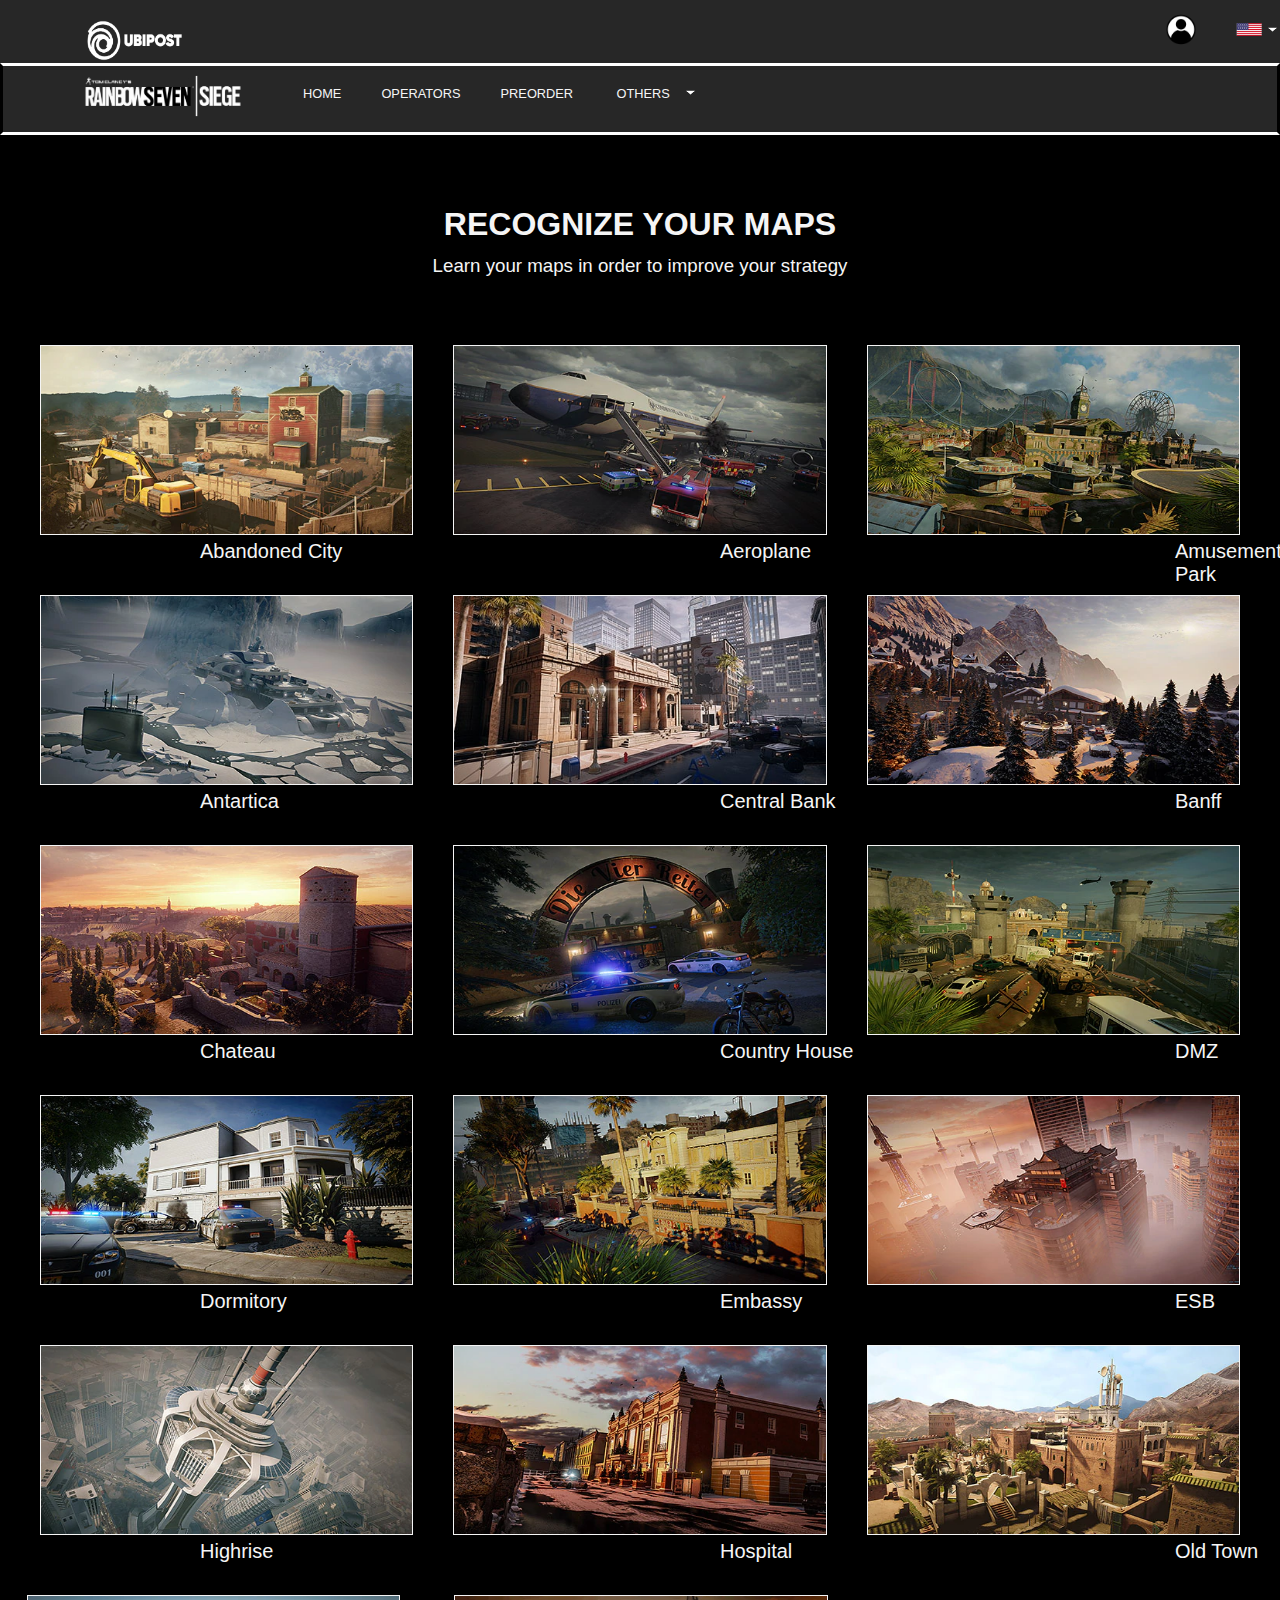
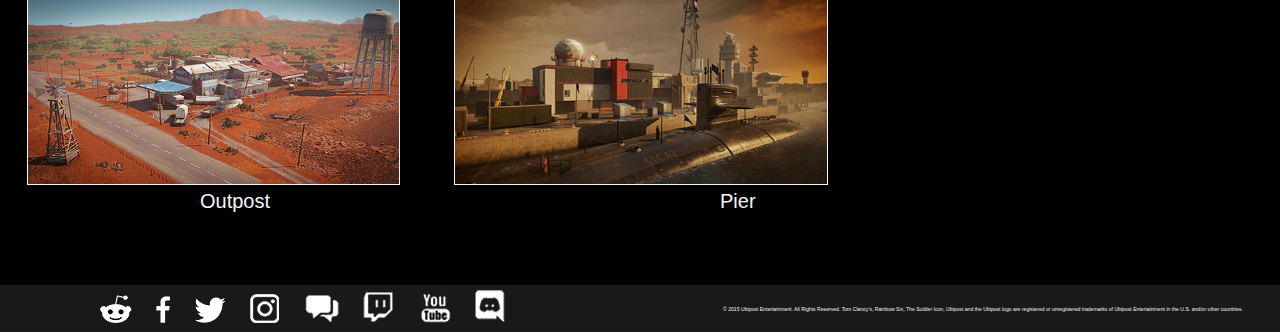
<file: Maps Page/index.html>
<!DOCTYPE html>
<html lang="en">

<head>
  <meta charset="UTF-8" />
  <meta name="viewport" content="width=device-width, initial-scale=1.0" />
  <title>Document</title>
  <link rel="stylesheet" href="style.css" />
</head>

<body>
  <div class="container">
    <div class="header">
      <div class="headerKiri">
        <div class="logo"><a href="#"><img src="../Asset/UBw.png"></a></div>
      </div>

      <div class="headerKanan">
        <div class="avatar"><img src="../Asset/Avatar.png"></div>
        <div class="lang"><img src="../Asset/US.png"></div>
        <span class="dropdown"><img src="../Asset/Dropdown.png"></span>
      </div>
    </div>

    <div class="header2">
      <div class="logo2"><img src="../Asset/RSSw.png"></div>

      <div class="navbar">
        <span class="home">
          <a href="../Homepage/index.html">
            <input class="btnHome" type="submit" value="HOME">
          </a>
        </span>

        <span class="operators">
          <a href="../Operators/index.html">
            <input class="btnOperators" type="submit" value="OPERATORS">
          </a>
        </span>

        <span class="preorder">
          <a href="../Pre Order Page/index.html">
            <input class="btnPreorder" type="submit" value="PREORDER">
          </a>
        </span>

        <span class="others">
          <span class="other">
            <a href="#">OTHERS</a>
            <div class="dropdown"><img src="../Asset/Dropdown.png"></div>
          </span>

          <span class="dropdownnya">
            <span class="quarantine">
              <a href="../Quarantine/index.html">
                <input class="btnQuarantine" type="submit" value="QUARANTINE">
              </a>
            </span>
            <span class="maps">
              <a href="index.html">
                <input class="btnMaps" type="submit" value="MAPS">
              </a>
            </span>
          </span>
        </span>
      </div>

    </div>

    <div class="section1">
      <div class="row1">
        <div class="recog">
          <h1>RECOGNIZE YOUR MAPS</h1>
          <h3>Learn your maps in order to improve your strategy</h3>
        </div>
      </div>
    </div>

    <div class="section2">
      <div class="satu">
        <img src="../Asset/Maps/Abandoned City_.png" alt="abandoned" class="map1" />
        <img src="../Asset/Maps/Aeroplane_.png" alt="aeroplane" class="map2" />
        <img src="../Asset/Maps/Amusement Park_.png" alt="amusement" class="map3" />
      </div>

      <div class="textsatu">
        <h3 class="a">Abandoned City</h3>
        <h3 class="b">Aeroplane</h3>
        <h3 class="c">Amusement Park</h3>
      </div>

      <div class="satu">
        <img src="../Asset/Maps/Antartica_.png" alt="antartica" class="map1" />
        <img src="../Asset/Maps/Central Bank_.png" alt="central" class="map2" />
        <img src="../Asset/Maps/Banff_.png" alt="banff" class="map3" />
      </div>

      <div class="textdua">
        <h3 class="d">Antartica</h3>
        <h3 class="e">Central Bank</h3>
        <h3 class="f">Banff</h3>
      </div>

      <div class="satu">
        <img src="../Asset/Maps/Chateau_.png" alt="chateau" class="map1" />
        <img src="../Asset/Maps/Country House_.png" alt="country house" class="map2" />
        <img src="../Asset/Maps/DMZ_.png" alt="DMZ" class="map3" />
      </div>

      <div class="texttiga">
        <h3 class="g">Chateau</h3>
        <h3 class="h">Country House</h3>
        <h3 class="i">DMZ</h3>
      </div>

      <div class="satu">
        <img src="../Asset/Maps/Dormitory_.png" alt="dormitory" class="map1" />
        <img src="../Asset/Maps/Embassy_.png" alt="embassy" class="map2" />
        <img src="../Asset/Maps/ESB_.png" alt="ESB" class="map3" />
      </div>

      <div class="textempat">
        <h3 class="j">Dormitory</h3>
        <h3 class="k">Embassy</h3>
        <h3 class="l">ESB</h3>
      </div>

      <div class="satu">
        <img src="../Asset/Maps/Highrise_.png" alt="highrise" class="map1" />
        <img src="../Asset/Maps/Hospital_.png" alt="hospital" class="map2" />
        <img src="../Asset/Maps/Old Town_.png" alt="old town" class="map3" />
      </div>

      <div class="textlima">
        <h3 class="m">Highrise</h3>
        <h3 class="n">Hospital</h3>
        <h3 class="o">Old Town</h3>
      </div>

      <div class="dua">
        <img src="../Asset/Maps/Outpost_.png" alt="outpost" class="map4" />
        <img src="../Asset/Maps/Pier_.png" alt="pier" class="map5" />
        <img src="../Asset/bg-item.png" alt="blank" class="map6" />
      </div>

      <div class="textenam">
        <h3 class="p">Outpost</h3>
        <h3 class="q">Pier</h3>
        <h3 class="r"></h3>
      </div>
    </div>

    <div class="footer">
      <div class="footerKiri">
        <a href="https://www.reddit.com">
          <img src="../Asset/reddit.png" />
        </a>

        <a href="https://www.facebook.com/Rainbow6">
          <img src="../Asset/facebook.png" />
        </a>

        <a href="https://www.twitter.com/Rainbow6Game">
          <img src="../Asset/twitter.png" />
        </a>

        <a href="https://www.instagram.com">
          <img src="../Asset/ig.png" />
        </a>

        <a href="https://www.forums.ubisoft.com/forumdisplay.php/64-Rainbow-Six.com">
          <img src="../Asset/Forum.png" />
        </a>

        <a href="https://www.twitch.tv/rainbow6com">
          <img src="../Asset/Twitch.png" />
        </a>

        <a href="https://www.youtube.com/user/ubisoft">
          <img src="../Asset/YouTube.png" />
        </a>

        <a href="https://www.discord.com/invite/rainbow6.com">
          <img src="../Asset/Discord.png" />
        </a>
      </div>

      <div class="footerKanan">
        <p>
          © 2015 Ubipost Entertainment. All Rights Reserved. Tom Clancy’s,
          Rainbow Six, The Soldier Icon, Ubipost and the Ubipost logo are
          registered or unregistered trademarks of Ubipost Entertainment in
          the U.S. and/or other countries.
        </p>
      </div>
    </div>
  </div>
</body>

</html>
</file>
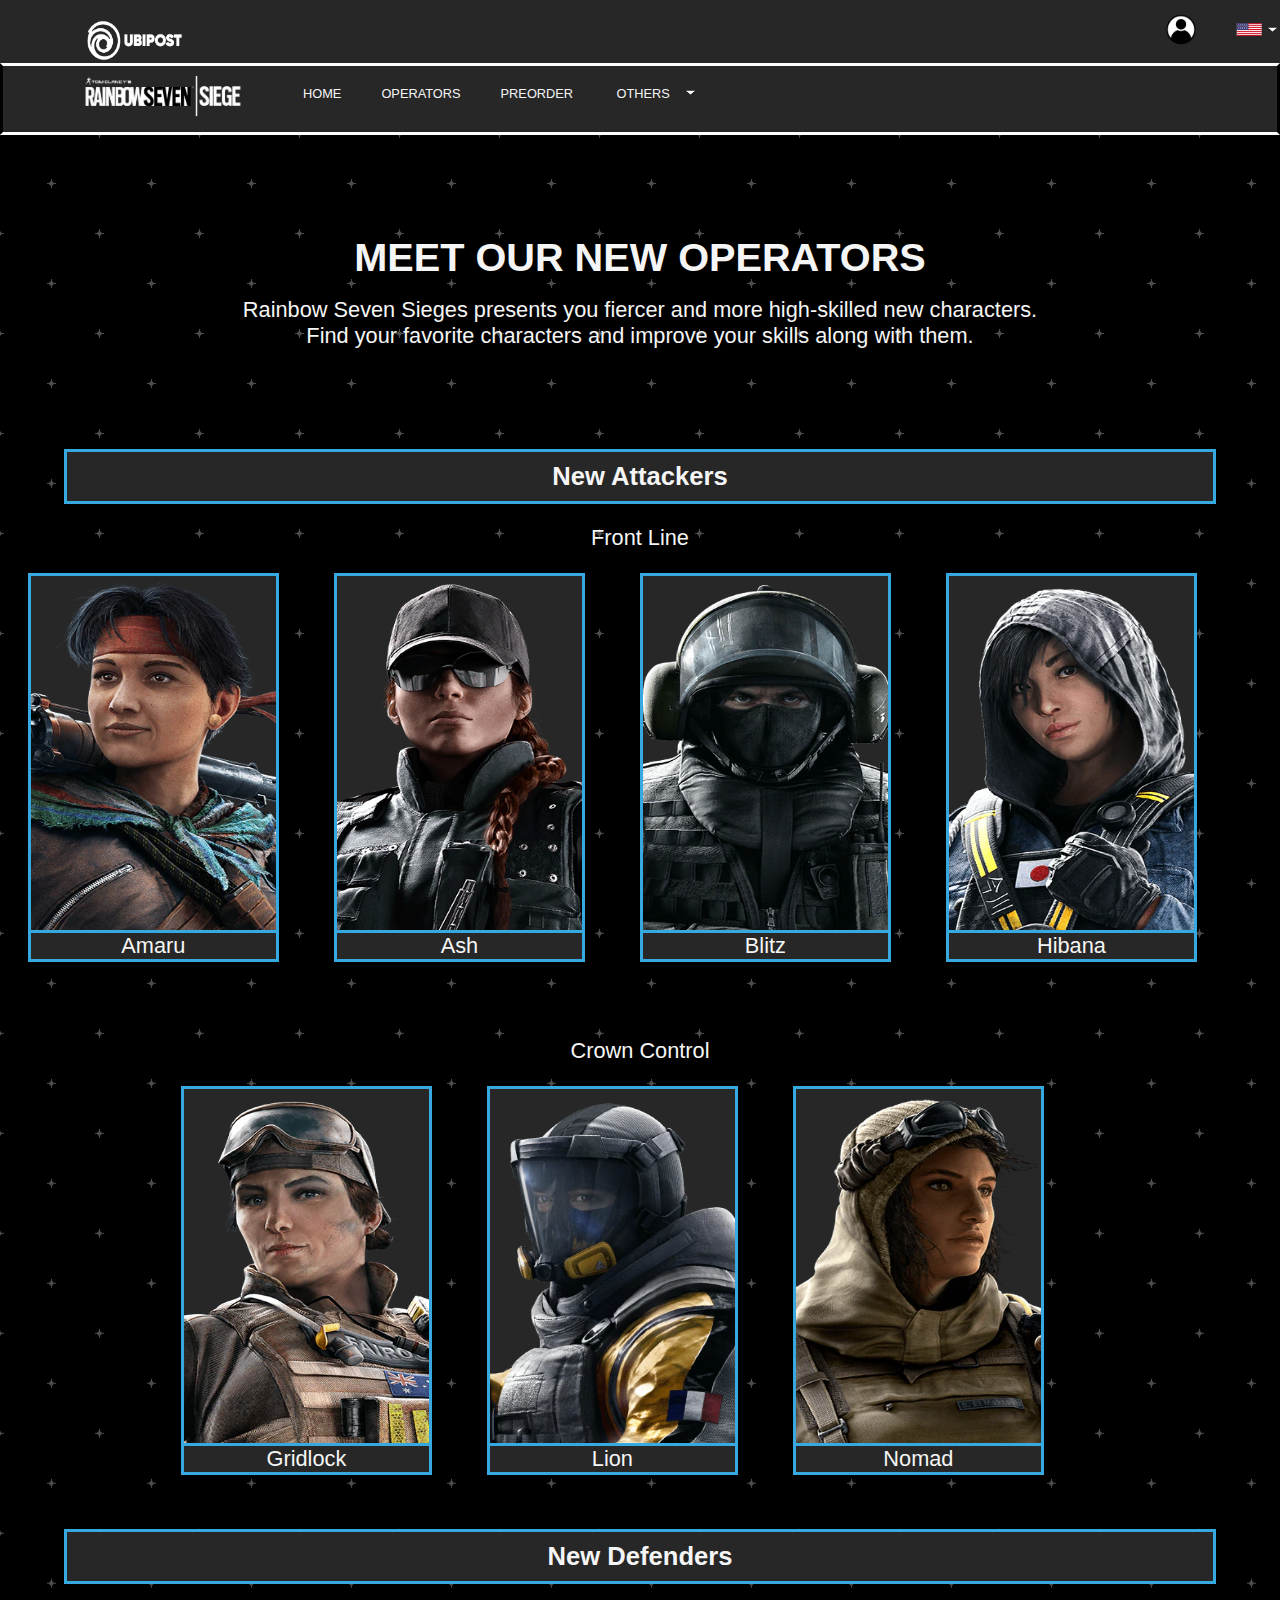
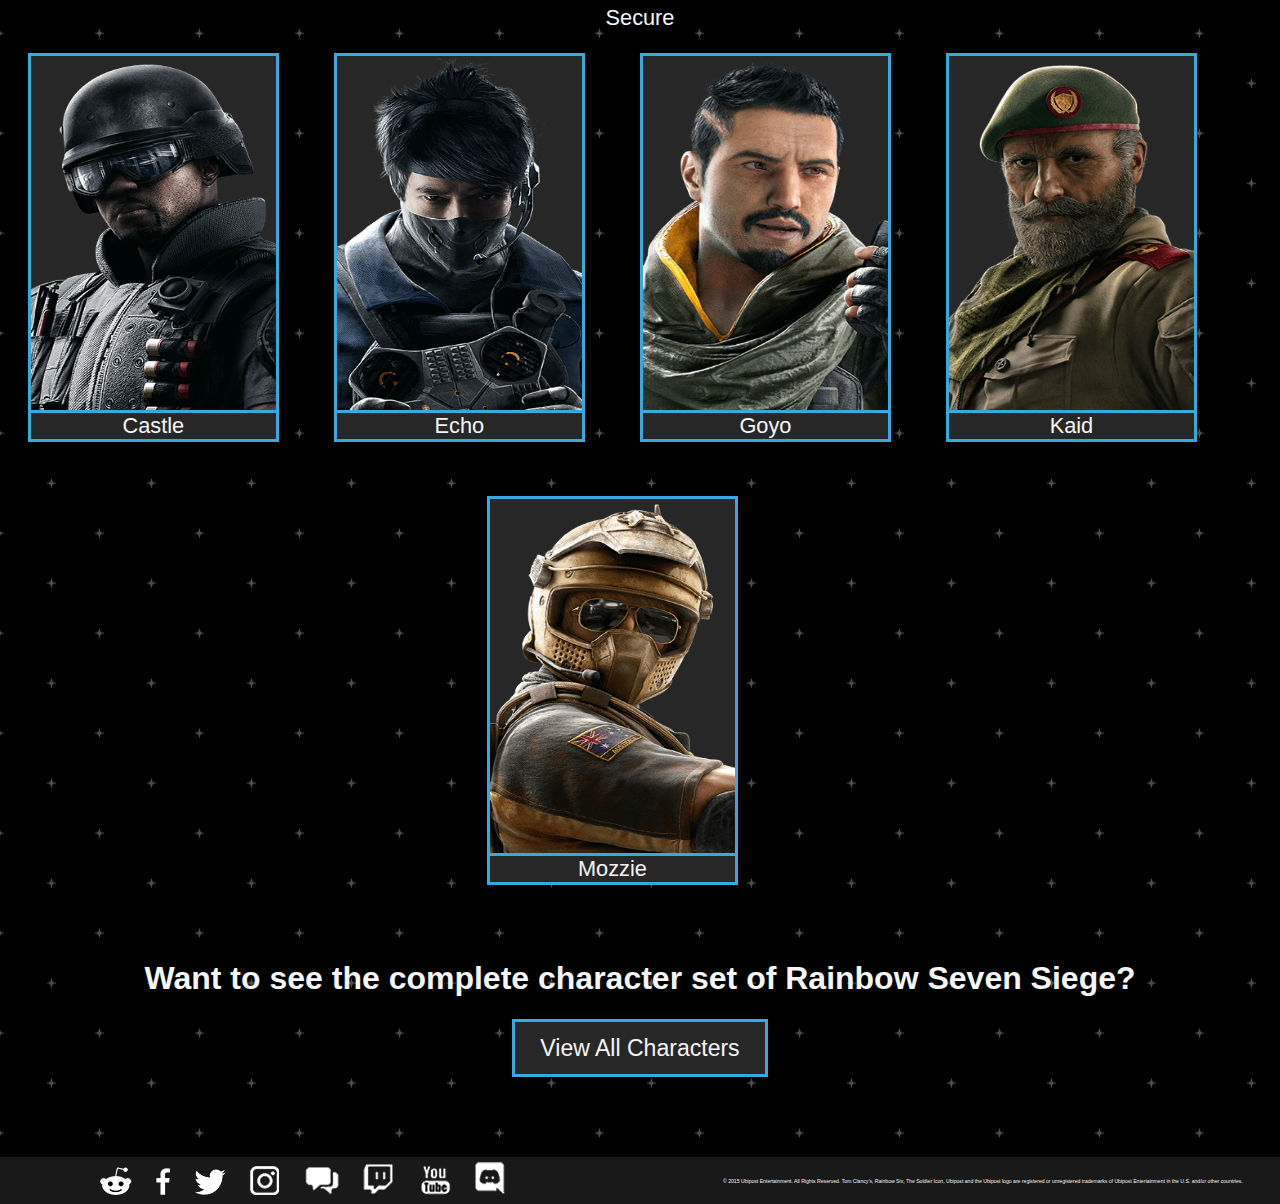
<file: Operators/index.html>
<!DOCTYPE html>
<html lang="en">

<head>
    <meta charset="UTF-8">
    <meta name="viewport" content="width=device-width, initial-scale=1.0">
    <title>Document</title>
    <link rel="stylesheet" href="style.css">
</head>

<body>
    <div class="container">
        <div class="header">
            <div class="headerKiri">
                <div class="logo"><a href="#"><img src="../Asset/UBw.png"></a></div>
            </div>

            <div class="headerKanan">
                <div class="avatar"><img src="../Asset/Avatar.png"></div>
                <div class="lang"><img src="../Asset/US.png"></div>
                <div class="dropdown"><img src="../Asset/Dropdown.png"></div>
            </div>
        </div>

        <div class="header2">
            <div class="logo2"><img src="../Asset/RSSw.png"></div>

            <div class="navbar">
                <span class="home">
                    <a href="../Homepage/index.html">
                        <input class="btnHome" type="submit" value="HOME">
                    </a>
                </span>

                <span class="operators">
                    <a href="index.html">
                        <input class="btnOperators" type="submit" value="OPERATORS">
                    </a>
                </span>

                <span class="preorder">
                    <a href="../Pre Order Page/index.html">
                        <input class="btnPreorder" type="submit" value="PREORDER">
                    </a>
                </span>

                <span class="others">
                    <span class="other">
                        <a href="#">OTHERS</a>
                        <div class="dropdown"><img src="../Asset/Dropdown.png"></div>
                    </span>

                    <span class="dropdownnya">
                        <span class="quarantine">
                            <a href="../Quarantine/index.html">
                                <input class="btnQuarantine" type="submit" value="QUARANTINE">
                            </a>
                        </span>
                        <span class="maps">
                            <a href="../Maps Page/index.html">
                                <input class="btnMaps" type="submit" value="MAPS">
                            </a>
                        </span>
                    </span>
                </span>
            </div>
        </div>

        <div class="section1">
            <div class="judul">
                <h1>MEET OUR NEW OPERATORS</h1>
            </div>

            <div class="subJudul">
                <h3>Rainbow Seven Sieges presents you fiercer and more high-skilled new characters.<br>
                    Find your favorite characters and improve your skills along with them.</h3>
            </div>

            <div class="attackers">
                <div class="newAtk">
                    <h1>New Attackers</h1>
                </div>

                <div class="frontline">
                    <h3>Front Line</h3>

                    <div class="operatorContainer">
                        <span class="amaru">
                            <img src="../Asset/FrontLine_Amaru.png">
                            <span class="namaOperator">Amaru</span>
                        </span>

                        <span class="ash">
                            <img src="../Asset/FrontLine_Ash.png">
                            <span class="namaOperator">Ash</span>
                        </span>

                        <span class="blitz">
                            <img src="../Asset/FrontLine_Blitz.png">
                            <span class="namaOperator">Blitz</span>
                        </span>

                        <span class="hibana">
                            <img src="../Asset/FrontLine_Hibana.png">
                            <span class="namaOperator">Hibana</span>
                        </span>
                    </div>
                </div>

                <div class="crowdControl">
                    <h3>Crown Control</h3>

                    <div class="operatorContainer">
                        <span class="gridlock">
                            <img src="../Asset/CrowdControl_Gridlock.png">
                            <span class="namaOperator">Gridlock</span>
                        </span>

                        <span class="lion">
                            <img src="../Asset/CrowdControl_Lion.png">
                            <span class="namaOperator">Lion</span>
                        </span>

                        <span class="nomad">
                            <img src="../Asset/CrowdControl_Nomad.png">
                            <span class="namaOperator">Nomad</span>
                        </span>
                    </div>
                </div>
            </div>

            <div class="defenders">
                <div class="newDef">
                    <h1>New Defenders</h1>
                </div>

                <div class="secure">
                    <h3>Secure</h3>

                    <div class="operatorContainer">
                        <span class="castle">
                            <img src="../Asset/Secure_Castle.png">
                            <span class="namaOperator">Castle</span>
                        </span>

                        <span class="echo">
                            <img src="../Asset/Secure_Echo.png">
                            <span class="namaOperator">Echo</span>
                        </span>

                        <span class="goyo">
                            <img src="../Asset/Secure_Goyo.png">
                            <span class="namaOperator">Goyo</span>
                        </span>

                        <span class="kaid">
                            <img src="../Asset/Secure_Kaid.png">
                            <span class="namaOperator">Kaid</span>
                        </span>

                        <span class="mozzie">
                            <img src="../Asset/Secure_Mozzie.png">
                            <span class="namaOperator">Mozzie</span>
                        </span>
                    </div>
                </div>
            </div>

            <div class="judul2">
                <h1>Want to see the complete character set of Rainbow Seven Siege?</h1>
            </div>

            <span class="viewChar">
                <input class="btnViewChar" type="submit" value="View All Characters">
            </span>
        </div>

        <div class="footer">
            <div class="footerKiri">
                <a href="https://www.reddit.com">
                    <img src="../Asset/reddit.png">
                </a>

                <a href="https://www.facebook.com/Rainbow6">
                    <img src="../Asset/facebook.png">
                </a>

                <a href="https://www.twitter.com/Rainbow6Game">
                    <img src="../Asset/twitter.png">
                </a>

                <a href="https://www.instagram.com">
                    <img src="../Asset/ig.png">
                </a>

                <a href="https://www.forums.ubisoft.com/forumdisplay.php/64-Rainbow-Six.com">
                    <img src="../Asset/Forum.png">
                </a>

                <a href="https://www.twitch.tv/rainbow6com">
                    <img src="../Asset/Twitch.png">
                </a>

                <a href="https://www.youtube.com/user/ubisoft">
                    <img src="../Asset/YouTube.png">
                </a>

                <a href="https://www.discord.com/invite/rainbow6.com">
                    <img src="../Asset/Discord.png">
                </a>
            </div>

            <div class="footerKanan">
                <p>© 2015 Ubipost Entertainment. All Rights Reserved. Tom Clancy’s, Rainbow Six, The Soldier Icon,
                    Ubipost and the Ubipost logo are registered or unregistered trademarks of Ubipost Entertainment in
                    the U.S. and/or other countries.</p>
            </div>
        </div>

    </div>
</body>

</html>
</file>
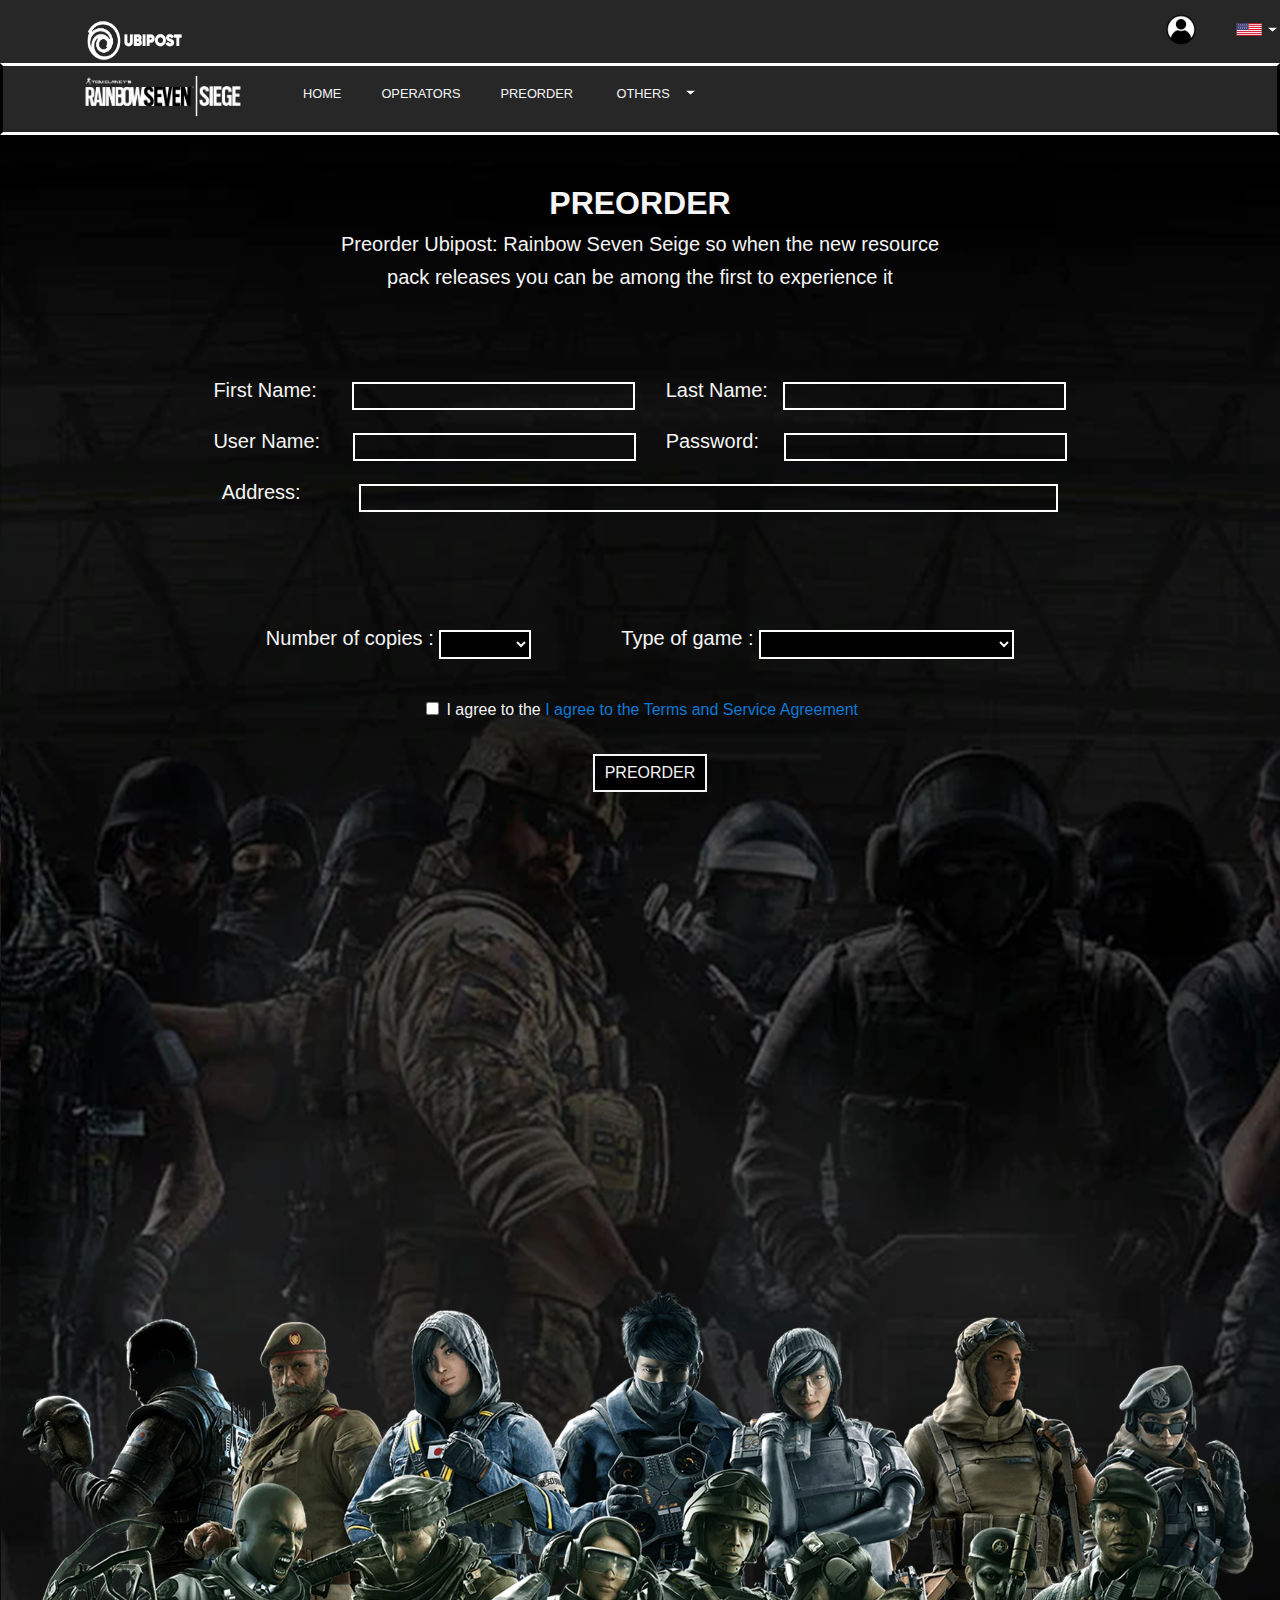
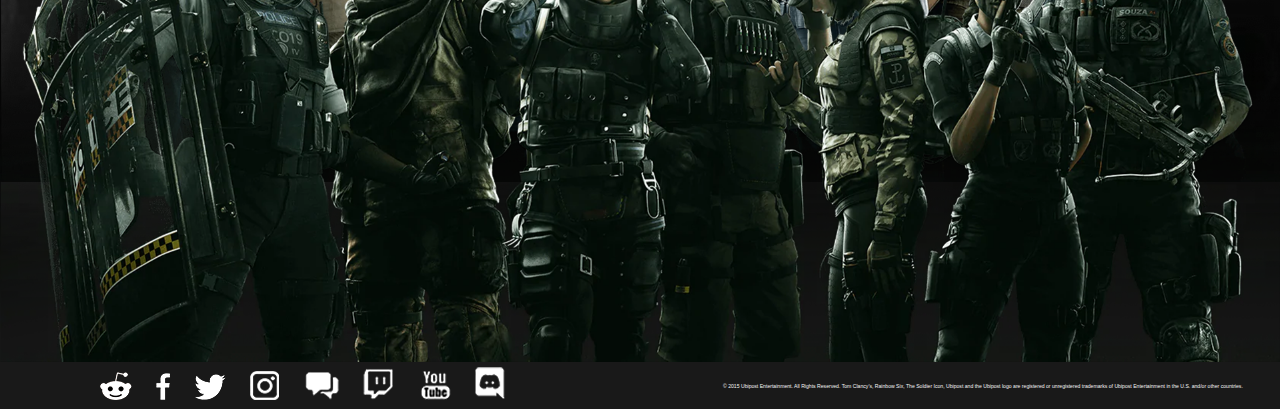
<file: Pre Order Page/index.html>
<!DOCTYPE html>
<html lang="en">

<head>
    <meta charset="UTF-8" />
    <meta name="viewport" content="width=device-width, initial-scale=1.0" />
    <title>Preorder</title>
    <link rel="stylesheet" href="style.css" />
</head>

<body>
    <div class="container">
        <div class="header">
            <div class="headerKiri">
                <div class="logo"><a href="#"><img src="../Asset/UBw.png"></a></div>
            </div>

            <div class="headerKanan">
                <div class="avatar"><img src="../Asset/Avatar.png"></div>
                <div class="lang"><img src="../Asset/US.png"></div>
                <span class="dropdown"><img src="../Asset/Dropdown.png"></span>
            </div>
        </div>

        <div class="header2">
            <div class="logo2"><img src="../Asset/RSSw.png"></div>

            <div class="navbar">
                <span class="home">
                    <a href="#">
                        <input class="btnHome" type="submit" value="HOME">
                    </a>
                </span>

                <span class="operators">
                    <a href="../Operators/index.html">
                        <input class="btnOperators" type="submit" value="OPERATORS">
                    </a>
                </span>

                <span class="preorder">
                    <a href="../Pre Order Page/index.html">
                        <input class="btnPreorder" type="submit" value="PREORDER">
                    </a>
                </span>

                <span class="others">
                    <span class="other">
                        <a href="#">OTHERS</a>
                        <div class="dropdown"><img src="../Asset/Dropdown.png"></div>
                    </span>

                    <span class="dropdownnya">
                        <span class="quarantine">
                            <a href="../Quarantine/index.html">
                                <input class="btnQuarantine" type="submit" value="QUARANTINE">
                            </a>
                        </span>
                        <span class="maps">
                            <a href="../Maps Page/index.html">
                                <input class="btnMaps" type="submit" value="MAPS">
                            </a>
                        </span>
                    </span>
                </span>
            </div>

        </div>

        <div class="section1">
            <div class="text1">
                <h1>PREORDER</h1>
                <h3>Preorder Ubipost: Rainbow Seven Seige so when the new resource</h3>
                <h3>pack releases you can be among the first to experience it</h3>
            </div>

            <div class="pembagi">
                <div class="formbox">
                    <form id="regis" class="regis" action="index.html">
                        <label for='firstname' class="firstname">First Name: </label>
                        <input type="text" class="first" name="firstname" id="name">
                        <br>
                        <label for='username' class="username">User Name: </label>
                        <input type="text" class="user" name="username" id="name">

                </div>

                <div class="formbox2">
                    <form id="regis" class="regis" action="index.html">
                        <label for='lastname' class="lastname">Last Name: </label>
                        <input type="text" class="last" name="lastname" id="name">
                        <br>
                        <label for='pass' class="password">Password: </label>
                        <input type="password" class="pass" id="password">
                        <br>
                </div>
            </div>

            <div class="formbox3">
                <form id="regis" class="regis" action="index.html">
                    <label for='Address' class="address">Address: </label>
                    <input type="text" class="add" name="address" id="address">
            </div>

            <div class="pembagi2">
                <div class="formbox4">
                    <form id="regis" class="regis" action="index.html"></form>
                    <label for='Copies' class="copies">Number of copies : </label>
                    <select name="copies" id="" class="copy">
                        <option value="0"></option>
                        <option value="1">1</option>
                        <option value="2">2</option>
                        <option value="3">3</option>
                        <option value="4">4</option>
                        <option value="5">5</option>
                    </select>
                </div>
                <div class="formbox5">
                    <form id="regis" class="regis" action="index.html"></form>
                    <label for='typeof' class="typeof">Type of game : </label>
                    <select name="Type" id="" class="type">
                        <option value="0"></option>
                        <option value="action">Action</option>
                        <option value="adventure">Adventure</option>
                        <option value="arcade">Arcade</option>
                        <option value="Strategy">Strategy</option>
                        <option value="RPG">RPG</option>
                    </select>
                </div>
            </div>

            <div class="formbox6">
                <form id="regis" class="regis" action="index.html"></form>
                <input type="checkbox" class="checkbox">
                <label class="agree" for="checkbox">I agree to the</label>
                <label class="agree2" for="checkbox">I agree to the Terms and Service Agreement</label>
            </div>

            <div class="buttonpreorder">
                <a href="index.html">
                    <input class="buttonPO" type="submit" name="" value="PREORDER">
                </a>
            </div>

            <div class="imgall">
                <img class="gambar1" src="../Asset/BG/BG2.png" alt="gambar1">
                <img class="gambar2" src="../Asset/BG/BG1.png" alt="gambar2">
            </div>
        </div>


        <div class="footer">
            <div class="footerKiri">
                <a href="https://www.reddit.com">
                    <img src="../Asset/reddit.png" />
                </a>

                <a href="https://www.facebook.com/Rainbow6">
                    <img src="../Asset/facebook.png" />
                </a>

                <a href="https://www.twitter.com/Rainbow6Game">
                    <img src="../Asset/twitter.png" />
                </a>

                <a href="https://www.instagram.com">
                    <img src="../Asset/ig.png" />
                </a>

                <a href="https://www.forums.ubisoft.com/forumdisplay.php/64-Rainbow-Six.com">
                    <img src="../Asset/Forum.png" />
                </a>

                <a href="https://www.twitch.tv/rainbow6com">
                    <img src="../Asset/Twitch.png" />
                </a>

                <a href="https://www.youtube.com/user/ubisoft">
                    <img src="../Asset/YouTube.png" />
                </a>

                <a href="https://www.discord.com/invite/rainbow6.com">
                    <img src="../Asset/Discord.png" />
                </a>
            </div>

            <div class="footerKanan">
                <p>
                    © 2015 Ubipost Entertainment. All Rights Reserved. Tom Clancy’s,
                    Rainbow Six, The Soldier Icon, Ubipost and the Ubipost logo are
                    registered or unregistered trademarks of Ubipost Entertainment in
                    the U.S. and/or other countries.
                </p>
            </div>
        </div>
    </div>
</body>

</html>
</file>
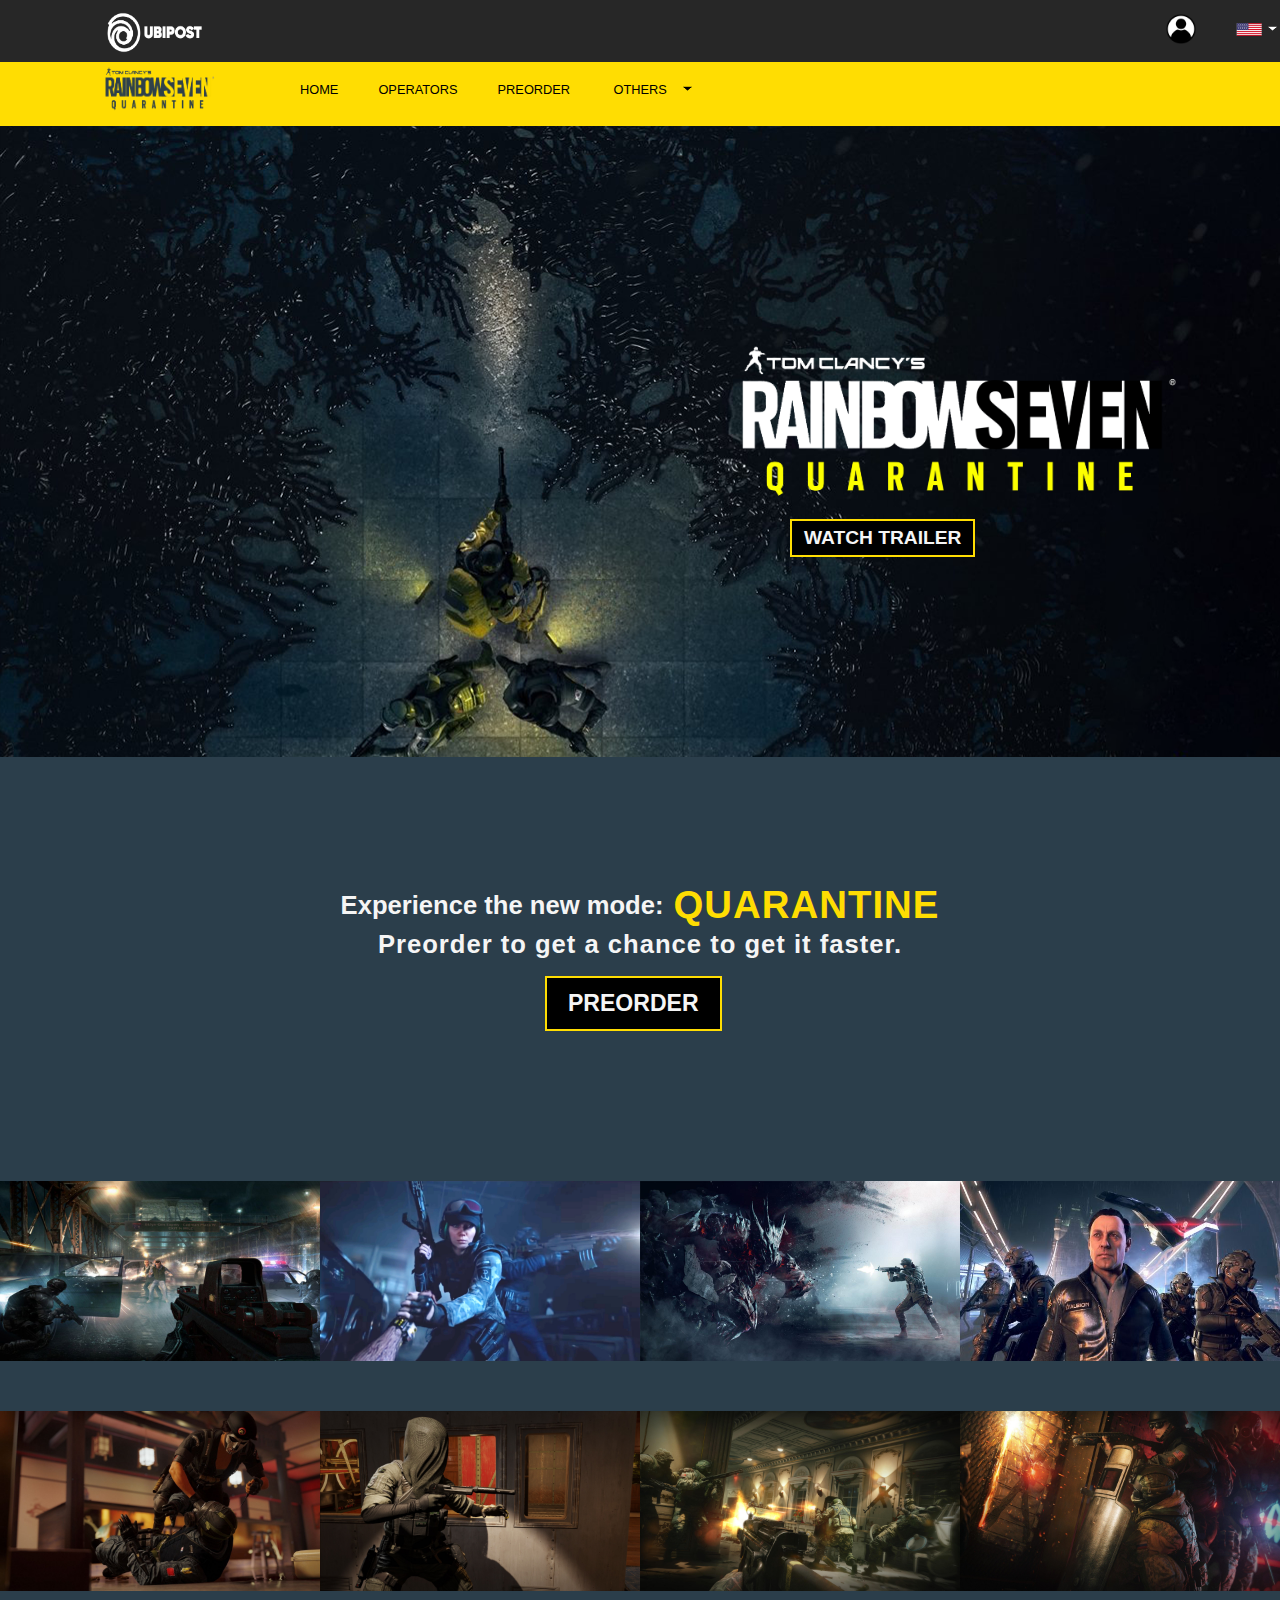
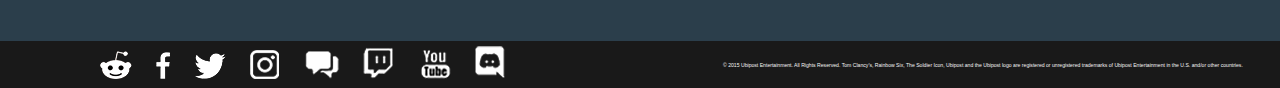
<file: Quarantine/index.html>
<!DOCTYPE html>
<html lang="en">

<head>
    <meta charset="UTF-8">
    <meta name="viewport" content="width=device-width, initial-scale=1.0">
    <title>Document</title>
    <link rel="stylesheet" href="style.css">
</head>

<body>
    <div class="container">
        <div class="header">
            <div class="headerKiri">
                <div class="logo"><a href="#"><img src="../Asset/UBw.png"></a></div>
            </div>

            <div class="headerKanan">
                <div class="avatar"><img src="../Asset/Avatar.png"></div>
                <div class="lang"><img src="../Asset/US.png"></div>
                <span class="dropdown"><img src="../Asset/Dropdown.png"></span>
            </div>
        </div>

        <div class="header2">
            <div class="logo2"><img src="../Asset/RSSq.png"></div>

            <div class="navbar">
                <span class="home">
                    <a href="../Homepage/index.html">
                        <input class="btnHome" type="submit" value="HOME">
                    </a>
                </span>

                <span class="operators">
                    <a href="../Operators/index.html">
                        <input class="btnOperators" type="submit" value="OPERATORS">
                    </a>
                </span>

                <span class="preorder">
                    <a href="../Pre Order Page/index.html">
                        <input class="btnPreorder" type="submit" value="PREORDER">
                    </a>
                </span>

                <span class="others">
                    <span class="other">
                        <a href="#">OTHERS</a>
                        <div class="dropdown"><img src="../Asset/DropdownB.png"></div>
                    </span>

                    <span class="dropdownnya">
                        <span class="quarantine">
                            <a href="index.html">
                                <input class="btnQuarantine" type="submit" value="QUARANTINE">
                            </a>
                        </span>
                        <span class="maps">
                            <a href="../Maps Page/index.html">
                                <input class="btnMaps" type="submit" value="MAPS">
                            </a>
                        </span>
                    </span>
                </span>
            </div>
        </div>

        <div class="section1">
            <div class="logoQuarantine"><img src="../Asset/RSSwq.png">
                <span class="WatchTrailer">
                    <a href="https://www.youtube.com/watch?v=qh6-UB7SAtM">
                        <input class="btnWatch" type="submit" value="WATCH TRAILER">
                    </a>
                </span>
            </div>
        </div>

        <div class="section2">
            <div class="kalimat1">
                <h3>Experience the new mode:</h3>
                <h1>QUARANTINE</h1>
            </div>

            <div class="kalimat2">
                <h1>Preorder to get a chance to get it faster.</h1>
            </div>

            <span class="order">
                <a href="../Pre Order Page/index.html">
                    <input class="btnPreorder2" type="submit" value="PREORDER">
                </a>
            </span>

            <div class="gambarb1">
                <img src="../Asset/g1.jpg">
                <img src="../Asset/g2.jpg">
                <img src="../Asset/g3.jpg">
                <img src="../Asset/g4.jpg">
            </div>

            <div class="gambarb2">
                <img src="../Asset/g5.jpeg">
                <img src="../Asset/g6.jpg">
                <img src="../Asset/g7.jpg">
                <img src="../Asset/g8.jpg">
            </div>
        </div>

        <div class="footer">
            <div class="footerKiri">
                <a href="https://www.reddit.com">
                    <img src="../Asset/reddit.png">
                </a>

                <a href="https://www.facebook.com/Rainbow6">
                    <img src="../Asset/facebook.png">
                </a>

                <a href="https://www.twitter.com/Rainbow6Game">
                    <img src="../Asset/twitter.png">
                </a>

                <a href="https://www.instagram.com">
                    <img src="../Asset/ig.png">
                </a>

                <a href="https://www.forums.ubisoft.com/forumdisplay.php/64-Rainbow-Six.com">
                    <img src="../Asset/Forum.png">
                </a>

                <a href="https://www.twitch.tv/rainbow6com">
                    <img src="../Asset/Twitch.png">
                </a>

                <a href="https://www.youtube.com/user/ubisoft">
                    <img src="../Asset/YouTube.png">
                </a>

                <a href="https://www.discord.com/invite/rainbow6.com">
                    <img src="../Asset/Discord.png">
                </a>
            </div>

            <div class="footerKanan">
                <p>© 2015 Ubipost Entertainment. All Rights Reserved. Tom Clancy’s, Rainbow Six, The Soldier Icon,
                    Ubipost and the Ubipost logo are registered or unregistered trademarks of Ubipost Entertainment in
                    the U.S. and/or other countries.</p>
            </div>
        </div>

    </div>
</body>

</html>
</file>
<file: Maps Page/style.css>
body {
  margin: 0;
  padding: 0;
  box-sizing: border-box;
  background: #272727;
}

.container {
  width: auto;
  margin: auto;
  font-family: Arial, Helvetica, sans-serif;
}

.header {
  display: flex;
  flex-direction: row;
  background-color: #272727;
}

.header .headerKiri {
  width: 90%;
}

.header .headerKiri .logo img {
  display: flex;
  flex-direction: row;
  height: 45px;
  width: 120px;
  margin-left: 73px;

}

.header .headerKanan {
  display: flex;
  flex-direction: row;
  width: 10%;
  align-items: center;
  justify-content: center;
}

.header .avatar img {
  height: 70%;
  width: 70%;
}

.header .lang img {
  width: 28px;
  height: 23px;
}

.header .dropdown img {
  width: 15px;
  height: 11px;
  padding-bottom: 2px;
  padding-left: 2px;
}

.header2 {
  display: flex;
  flex-direction: row;
  background: #272727;
  border-top: white;
  border-bottom: white;
  border-style: solid;
  position: sticky;
  top: 0;
  z-index: 100;
}

.header2 .logo2 img {
  height: 60px;
  width: 160px;
  margin-left: 80px;
  margin-right: 40px;
}

.header2 .navbar {
  display: flex;
  flex-direction: row;
}

a {
  width: 60px;
  text-decoration: none;
  color: whitesmoke;
  text-align: center;
  padding-left: 20px;
}

.home .btnHome {
  cursor: pointer;
  border: none;
  padding-right: 20px;
  padding-top: 20px;
  padding-bottom: 31px;
  font-size: 1vw;
  background-color: #272727;
  color: whitesmoke;
  margin-left: -20px;
  padding-left: 20px;
}

.operators .btnOperators {
  cursor: pointer;
  border: none;
  padding-right: 20px;
  padding-top: 20px;
  padding-bottom: 31px;
  font-size: 1vw;
  background-color: #272727;
  color: whitesmoke;
  margin-left: -20px;
  padding-left: 20px;
}

.preorder .btnPreorder {
  cursor: pointer;
  border: none;
  padding-right: 20px;
  padding-top: 20px;
  padding-bottom: 31px;
  font-size: 1vw;
  background-color: #272727;
  color: whitesmoke;
  margin-left: -20px;
  padding-left: 20px;
}

.navbar .others {
  padding-top: 20px;
  font-size: 1vw;
}

.navbar .other {
  display: flex;
  flex-direction: row;
}

.other .dropdown img {
  width: 15px;
  height: 11px;
  margin-left: 10px;
}

.dropdownnya {
  display: none;
}

.quarantine .btnQuarantine {
  cursor: pointer;
  border: none;
  padding-right: 20px;
  padding-top: 20px;
  padding-bottom: 27px;
  font-size: 1vw;
  background-color: #617be3;
  margin-top: 20px;
  margin-left: -20px;
  padding-left: 20px;
  color: whitesmoke;
}

.maps .btnMaps {
  cursor: pointer;
  border: none;
  padding-right: 77px;
  padding-top: 20px;
  padding-bottom: 27px;
  font-size: 1vw;
  background-color: #617be3;
  color: whitesmoke;
  margin-left: -20px;
  padding-left: 20px;
}

.home .btnHome:hover {
  background-color: #617be3;
}

.operators .btnOperators:hover {
  background-color: #617be3;
}

.preorder .btnPreorder:hover {
  background-color: #617be3;
}

.navbar .others:hover {
  background-color: #617be3;
}

.navbar .others:hover .dropdownnya {
  /* background-color: #617be3; */
  display: flex;
  flex-direction: column;
}

.quarantine .btnQuarantine:hover {
  background-color: #575757;
}

.maps .btnMaps:hover {
  background-color: #575757;
}

.section1 .row1 {
  height: 210px;
  width: 100%;
  background-color: black;
  display: flex;
  justify-content: center;
  align-items: center;
}

.row1 .recog h1 {
  text-align: center;
  color: whitesmoke;
}

.row1 .recog h3 {
  color: whitesmoke;
  font-weight: 100;
  margin-top: -10px;
}

.section2 {
  height: 1540px;
  width: 100%;
  background-color: black;
}

.satu {
  display: flex;
  height: 250px;
  width: 100%;
  background-color: black;
  justify-content: space-evenly;
}

.satu .map1 {
  width: 29%;
  height: 75%;
  border: 1px solid whitesmoke;
}

.satu .map2 {
  width: 29%;
  height: 75%;
  border: 1px solid whitesmoke;
}

.satu .map3 {
  width: 29%;
  height: 75%;
  border: 1px solid whitesmoke;
}

.dua {
  display: flex;
  height: 250px;
  width: 100%;
  background-color: black;
  justify-content: space-around;
}

.dua .map4 {
  width: 29%;
  height: 75%;
  border: 1px solid whitesmoke;
}

.dua .map5 {
  width: 29%;
  height: 75%;
  border: 1px solid whitesmoke;
}

.dua .map6 {
  width: 29%;
  height: 75%;
}

.textsatu {
  display: flex;
  position: relative;
  bottom: 75px;
}

.textsatu h3 {
  position: absolute;
  color: whitesmoke;
  font-size: 15pt;
  font-weight: 120;
}

.textsatu .a {
  margin-left: 200px;
}

.textsatu .b {
  margin-left: 720px;
}

.textsatu .c {
  margin-left: 1175px;
}

.textdua {
  display: flex;
  position: relative;
  bottom: 75px;
}

.textdua h3 {
  position: absolute;
  color: whitesmoke;
  font-size: 15pt;
  font-weight: 120;
}

.textdua .d {
  margin-left: 200px;
}

.textdua .e {
  margin-left: 720px;
}

.textdua .f {
  margin-left: 1175px;
}

.texttiga {
  display: flex;
  position: relative;
  bottom: 75px;
}

.texttiga h3 {
  position: absolute;
  color: whitesmoke;
  font-size: 15pt;
  font-weight: 120;
}

.texttiga .g {
  margin-left: 200px;
}

.texttiga .h {
  margin-left: 720px;
}

.texttiga .i {
  margin-left: 1175px;
}

.textempat {
  display: flex;
  position: relative;
  bottom: 75px;
}

.textempat h3 {
  position: absolute;
  color: whitesmoke;
  font-size: 15pt;
  font-weight: 120;
}

.textempat .j {
  margin-left: 200px;
}

.textempat .k {
  margin-left: 720px;
}

.textempat .l {
  margin-left: 1175px;
}

.textlima {
  display: flex;
  position: relative;
  bottom: 75px;
}

.textlima h3 {
  position: absolute;
  color: whitesmoke;
  font-size: 15pt;
  font-weight: 120;
}

.textlima .m {
  margin-left: 200px;
}

.textlima .n {
  margin-left: 720px;
}

.textlima .o {
  margin-left: 1175px;
}

.textenam {
  display: flex;
  position: relative;
  bottom: 75px;
}

.textenam h3 {
  position: absolute;
  color: whitesmoke;
  font-size: 15pt;
  font-weight: 120;
}

.textenam .p {
  margin-left: 200px;
}

.textenam .q {
  margin-left: 720px;
}

.textenam .r {
  margin-left: 1175px;
}

.footer {
  display: flex;
  flex-direction: row;
  background-color: #191919;
}

.footerKiri {
  width: 50%;
  margin-right: 1px;
  margin-left: 80px;
  margin-top: 5px;
  margin-bottom: 5px;
}

.footerKanan {
  display: flex;
  flex-direction: row;
  /* align-content: center; */
  align-items: center;
  width: 50%;
  font-size: 0.4vw;
  color: whitesmoke;
  margin-left: 85px;
}

@media screen and (max-width: 800px) {

  .container {
    width: 100%;
    margin: auto;
    font-family: Arial, Helvetica, sans-serif;
  }

  .header {
    display: flex;
    flex-direction: row;
    background-color: #272727;
  }

  .header .headerKiri {
    width: 80%;
  }

  .header .headerKiri .logo img {
    height: 45px;
    width: 120px;
    justify-content: center;
    align-items: center;
    margin-top: 10px;
    margin-left: 50px;

  }

  .header .headerKanan {
    display: flex;
    flex-direction: row;
    width: 20%;
    align-items: center;
    justify-content: center;
  }

  .header .avatar img {
    height: 90%;
    width: 90%;
  }

  .header .lang img {
    width: 28px;
    height: 23px;
  }

  .header .dropdown img {
    width: 15px;
    height: 11px;
    padding-bottom: 2px;
    padding-left: 2px;
    margin-right: 79px;
  }

  .header2 {
    display: flex;
    flex-direction: row;
    background: #272727;
    border-top: white;
    border-bottom: white;
    border-style: solid;
    position: sticky;
    top: 0;
    z-index: 100;
  }

  .header2 .logo2 img {
    height: 60px;
    width: 160px;
    margin-left: 80px;
    margin-right: 40px;
  }

  .header2 .navbar {
    display: flex;
    flex-direction: row;
  }

  a {
    text-decoration: none;
    color: whitesmoke;
    text-align: center;
  }

  .home .btnHome {
    cursor: pointer;
    border: none;
    padding-right: 20px;
    padding-top: 20px;
    padding-bottom: 31px;
    font-size: 2vw;
    background-color: #272727;
    color: whitesmoke;
    margin-left: -20px;
    padding-left: 20px;
  }

  .operators .btnOperators {
    cursor: pointer;
    border: none;
    padding-right: 20px;
    padding-top: 20px;
    padding-bottom: 31px;
    font-size: 2vw;
    background-color: #272727;
    color: whitesmoke;
    margin-left: -20px;
    padding-left: 20px;
  }

  .preorder .btnPreorder {
    cursor: pointer;
    border: none;
    padding-right: 20px;
    padding-top: 20px;
    padding-bottom: 31px;
    font-size: 2vw;
    background-color: #272727;
    color: whitesmoke;
    margin-left: -20px;
    padding-left: 20px;
  }

  .navbar .others {
    padding-top: 20px;
    font-size: 2vw;
  }

  .navbar .other {
    display: flex;
    flex-direction: row;
  }

  .other .dropdown img {
    width: 15px;
    height: 11px;
    margin-left: 10px;
  }

  .dropdownnya {
    display: none;
  }

  .quarantine .btnQuarantine {
    cursor: pointer;
    border: none;
    padding-right: 20px;
    padding-top: 20px;
    padding-bottom: 27px;
    font-size: 2vw;
    background-color: #617be3;
    margin-top: 20px;
    margin-left: -20px;
    padding-left: 20px;
    color: whitesmoke;
  }

  .maps .btnMaps {
    cursor: pointer;
    border: none;
    padding-right: 77px;
    padding-top: 20px;
    padding-bottom: 27px;
    font-size: 2vw;
    background-color: #617be3;
    color: whitesmoke;
    margin-left: -20px;
    padding-left: 20px;
  }

  .home .btnHome:hover {
    background-color: #617be3;
  }

  .operators .btnOperators:hover {
    background-color: #617be3;
  }

  .preorder .btnPreorder:hover {
    background-color: #617be3;
  }

  .navbar .others:hover {
    background-color: #617be3;
  }

  .navbar .others:hover .dropdownnya {
    /* background-color: #617be3; */
    display: flex;
    flex-direction: column;
  }

  .quarantine .btnQuarantine:hover {
    background-color: #575757;
  }

  .maps .btnMaps:hover {
    background-color: #575757;
  }

  .footer {
    display: flex;
    flex-direction: row;
    background-color: #191919;
  }

  .footerKiri {
    width: 50%;
    margin-right: 1px;
    /* margin-left: 80px; */
    margin-top: 5px;
    margin-bottom: 5px;
  }

  .footerKiri img {
    margin-bottom: 10px;
  }

  .footerKanan {
    display: flex;
    flex-direction: row;
    align-items: center;
    width: 50%;
    font-size: 1vw;
    color: whitesmoke;
    margin-left: 85px;
  }
}
</file>
<file: Operators/style.css>
body {
    margin: 0;
    padding: 0;
    /* background: #272727; */
}

.container {
    width: auto;
    margin: auto;
    font-family: Arial, Helvetica, sans-serif;
}

.header {
    display: flex;
    flex-direction: row;
    background-color: #272727;
}

.header .headerKiri {
    width: 90%;
}

.header .headerKiri .logo img {
    display: flex;
    flex-direction: row;
    height: 45px;
    width: 120px;
    margin-left: 73px;
    justify-items: center;
}

.header .headerKanan {
    display: flex;
    flex-direction: row;
    width: 10%;
    align-items: center;
    justify-content: center;
}

.header .avatar img {
    height: 70%;
    width: 70%;
}

.header .lang img {
    width: 28px;
    height: 23px;
}

.header .dropdown img {
    width: 15px;
    height: 11px;
    padding-bottom: 2px;
    padding-left: 2px;
}

.header2 {
    display: flex;
    flex-direction: row;
    background: #272727;
    border-top: white;
    border-bottom: white;
    border-style: solid;
    position: sticky;
    top: 0;
    z-index: 100;
}

.header2 .logo2 img {
    height: 60px;
    width: 160px;
    margin-left: 80px;
    margin-right: 40px;
}

.header2 .navbar {
    display: flex;
    flex-direction: row;
}

a {
    width: 60px;
    text-decoration: none;
    color: whitesmoke;
    text-align: center;
    padding-left: 20px;
}

.home .btnHome {
    cursor: pointer;
    border: none;
    padding-right: 20px;
    padding-top: 20px;
    padding-bottom: 31px;
    font-size: 1vw;
    background-color: #272727;
    color: whitesmoke;
    margin-left: -20px;
    padding-left: 20px;
}

.operators .btnOperators {
    cursor: pointer;
    border: none;
    padding-right: 20px;
    padding-top: 20px;
    padding-bottom: 31px;
    font-size: 1vw;
    background-color: #272727;
    color: whitesmoke;
    margin-left: -20px;
    padding-left: 20px;
}

.preorder .btnPreorder {
    cursor: pointer;
    border: none;
    padding-right: 20px;
    padding-top: 20px;
    padding-bottom: 31px;
    font-size: 1vw;
    background-color: #272727;
    color: whitesmoke;
    margin-left: -20px;
    padding-left: 20px;
}

.navbar .others {
    padding-top: 20px;
    font-size: 1vw;
}

.navbar .other {
    display: flex;
    flex-direction: row;
}

.other .dropdown img {
    width: 15px;
    height: 11px;
    margin-left: 10px;
}

.dropdownnya {
    display: none;
}

.quarantine .btnQuarantine {
    cursor: pointer;
    border: none;
    padding-right: 20px;
    padding-top: 20px;
    padding-bottom: 27px;
    font-size: 1vw;
    background-color: #617be3;
    margin-top: 20px;
    margin-left: -20px;
    padding-left: 20px;
    color: whitesmoke;
}

.maps .btnMaps {
    cursor: pointer;
    border: none;
    padding-right: 77px;
    padding-top: 20px;
    padding-bottom: 27px;
    font-size: 1vw;
    background-color: #617be3;
    color: whitesmoke;
    margin-left: -20px;
    padding-left: 20px;
}

.home .btnHome:hover {
    background-color: #617be3;
}

.operators .btnOperators:hover {
    background-color: #617be3;
}

.preorder .btnPreorder:hover {
    background-color: #617be3;
}

.navbar .others:hover {
    background-color: #617be3;
}

.navbar .others:hover .dropdownnya {
    /* background-color: #617be3; */
    display: flex;
    flex-direction: column;
}

.quarantine .btnQuarantine:hover {
    background-color: #575757;
}

.maps .btnMaps:hover {
    background-color: #575757;
}

.section1 {
    background-image: url(../Asset/BGoperators.png);
    width: 100%;
}

.judul {
    display: flex;
    flex-direction: column;
    align-items: center;
}

.judul h1 {
    color: whitesmoke;
    font-weight: bold;
    font-size: 3.1vw;
    margin-top: 100px;
}

.subJudul {
    display: flex;
    flex-direction: column;
    align-items: center;
}

.subJudul h3 {
    color: whitesmoke;
    font-weight: 500;
    text-align: center;
    margin-top: -10px;
    margin-bottom: 100px;
    font-size: 1.7vw;
}

.attackers {
    width: 100%;
}

.newAtk {
    background-color: #272727;
    border: solid #36a9e0;
    text-align: center;
    margin-right: 5%;
    margin-left: 5%;
}

.newAtk h1 {
    font-size: 2vw;
    color: whitesmoke;
    font-weight: bold;
    margin-top: 10px;
    margin-bottom: 10px;
}

.frontline {
    display: flex;
    flex-direction: column;
}

.frontline h3 {
    font-weight: 200;
    font-size: 1.7vw;
    text-align: center;
    color: whitesmoke;
}

.operatorContainer {
    display: flex;
    width: 100%;
    height: 100%;
    justify-content: center;
}

.amaru {
    display: flex;
    flex-direction: column;
}

.amaru img {
    background-color: #272727;
    border: solid #36a9e0;
    height: 80%;
    width: 80%;
}

.amaru .namaOperator {
    font-size: 1.7vw;
    font-weight: 200;
    background-color: #272727;
    border-right: solid #36a9e0;
    border-left: solid #36a9e0;
    border-bottom: solid #36a9e0;
    color: whitesmoke;
    width: 80%;
    text-align: center;
}

.ash {
    display: flex;
    flex-direction: column;
}

.ash img {
    background-color: #272727;
    border: solid #36a9e0;
    height: 80%;
    width: 80%;
}

.ash .namaOperator {
    font-size: 1.7vw;
    font-weight: 200;
    background-color: #272727;
    border-right: solid #36a9e0;
    border-left: solid #36a9e0;
    border-bottom: solid #36a9e0;
    color: whitesmoke;
    width: 80%;
    text-align: center;
}

.blitz {
    display: flex;
    flex-direction: column;
}

.blitz img {
    background-color: #272727;
    border: solid #36a9e0;
    height: 80%;
    width: 80%;
}

.blitz .namaOperator {
    font-size: 1.7vw;
    font-weight: 200;
    background-color: #272727;
    border-right: solid #36a9e0;
    border-left: solid #36a9e0;
    border-bottom: solid #36a9e0;
    color: whitesmoke;
    width: 80%;
    text-align: center;
}

.hibana {
    display: flex;
    flex-direction: column;
}

.hibana img {
    background-color: #272727;
    border: solid #36a9e0;
    height: 80%;
    width: 80%;
}

.hibana .namaOperator {
    font-size: 1.7vw;
    font-weight: 200;
    background-color: #272727;
    border-right: solid #36a9e0;
    border-left: solid #36a9e0;
    border-bottom: solid #36a9e0;
    color: whitesmoke;
    width: 80%;
    text-align: center;
}

.crowdControl {
    display: flex;
    flex-direction: column;
}

.crowdControl h3 {
    font-weight: 200;
    font-size: 1.7vw;
    text-align: center;
    color: whitesmoke;
}

.operatorContainer {
    display: flex;
    width: 100%;
    height: 100%;
    justify-content: center;
    flex-wrap: wrap;
}

.gridlock {
    display: flex;
    flex-direction: column;
}

.gridlock img {
    background-color: #272727;
    border: solid #36a9e0;
    height: 80%;
    width: 80%;
}

.gridlock .namaOperator {
    font-size: 1.7vw;
    font-weight: 200;
    background-color: #272727;
    border-right: solid #36a9e0;
    border-left: solid #36a9e0;
    border-bottom: solid #36a9e0;
    color: whitesmoke;
    width: 80%;
    text-align: center;
}

.lion {
    display: flex;
    flex-direction: column;
}

.lion img {
    background-color: #272727;
    border: solid #36a9e0;
    height: 80%;
    width: 80%;
}

.lion .namaOperator {
    font-size: 1.7vw;
    font-weight: 200;
    background-color: #272727;
    border-right: solid #36a9e0;
    border-left: solid #36a9e0;
    border-bottom: solid #36a9e0;
    color: whitesmoke;
    width: 80%;
    text-align: center;
}

.nomad {
    display: flex;
    flex-direction: column;
}

.nomad img {
    background-color: #272727;
    border: solid #36a9e0;
    height: 80%;
    width: 80%;
}

.nomad .namaOperator {
    font-size: 1.7vw;
    font-weight: 200;
    background-color: #272727;
    border-right: solid #36a9e0;
    border-left: solid #36a9e0;
    border-bottom: solid #36a9e0;
    color: whitesmoke;
    width: 80%;
    text-align: center;
}

.defenders {
    width: 100%;
}

.newDef {
    background-color: #272727;
    border: solid #36a9e0;
    text-align: center;
    margin-right: 5%;
    margin-left: 5%;
}

.newDef h1 {
    font-size: 2vw;
    color: whitesmoke;
    font-weight: bold;
    margin-top: 10px;
    margin-bottom: 10px;
}

.secure {
    display: flex;
    flex-direction: column;
}

.secure h3 {
    font-weight: 200;
    font-size: 1.7vw;
    text-align: center;
    color: whitesmoke;
}

.operatorContainer {
    display: flex;
    width: 100%;
    height: 100%;
    justify-content: center;
}

.castle {
    display: flex;
    flex-direction: column;
}

.castle img {
    background-color: #272727;
    border: solid #36a9e0;
    height: 80%;
    width: 80%;
}

.castle .namaOperator {
    font-size: 1.7vw;
    font-weight: 200;
    background-color: #272727;
    border-right: solid #36a9e0;
    border-left: solid #36a9e0;
    border-bottom: solid #36a9e0;
    color: whitesmoke;
    width: 80%;
    text-align: center;
}

.echo {
    display: flex;
    flex-direction: column;
}

.echo img {
    background-color: #272727;
    border: solid #36a9e0;
    height: 80%;
    width: 80%;
}

.echo .namaOperator {
    font-size: 1.7vw;
    font-weight: 200;
    background-color: #272727;
    border-right: solid #36a9e0;
    border-left: solid #36a9e0;
    border-bottom: solid #36a9e0;
    color: whitesmoke;
    width: 80%;
    text-align: center;
}

.goyo {
    display: flex;
    flex-direction: column;
}

.goyo img {
    background-color: #272727;
    border: solid #36a9e0;
    height: 80%;
    width: 80%;
}

.goyo .namaOperator {
    font-size: 1.7vw;
    font-weight: 200;
    background-color: #272727;
    border-right: solid #36a9e0;
    border-left: solid #36a9e0;
    border-bottom: solid #36a9e0;
    color: whitesmoke;
    width: 80%;
    text-align: center;
}

.kaid {
    display: flex;
    flex-direction: column;
}

.kaid img {
    background-color: #272727;
    border: solid #36a9e0;
    height: 80%;
    width: 80%;
}

.kaid .namaOperator {
    font-size: 1.7vw;
    font-weight: 200;
    background-color: #272727;
    border-right: solid #36a9e0;
    border-left: solid #36a9e0;
    border-bottom: solid #36a9e0;
    color: whitesmoke;
    width: 80%;
    text-align: center;
}

.mozzie {
    display: flex;
    flex-direction: column;
}

.mozzie img {
    background-color: #272727;
    border: solid #36a9e0;
    height: 80%;
    width: 80%;
}

.mozzie .namaOperator {
    font-size: 1.7vw;
    font-weight: 200;
    background-color: #272727;
    border-right: solid #36a9e0;
    border-left: solid #36a9e0;
    border-bottom: solid #36a9e0;
    color: whitesmoke;
    width: 80%;
    text-align: center;
}

.judul2 {
    display: flex;
    flex-direction: column;
    align-items: center;
}

.judul2 h1 {
    color: whitesmoke;
    font-weight: bold;
    font-size: 2.5vw;
}

.viewChar {
    display: flex;
    justify-content: center;
}

.btnViewChar {
    border: solid #36a9e0;
    background-color: #272727;
    color: whitesmoke;
    font-size: 1.8vw;
    padding: 1% 2%;
    cursor: pointer;
    margin-bottom: 80px;
}

.btnViewChar:hover {
    background-color: whitesmoke;
    color: black;
}

.footer {
    display: flex;
    flex-direction: row;
    background-color: #191919;
}

.footerKiri {
    width: 50%;
    margin-right: 1px;
    margin-left: 80px;
    margin-top: 5px;
    margin-bottom: 5px;
}

.footerKanan {
    display: flex;
    flex-direction: row;
    align-items: center;
    width: 50%;
    font-size: 0.4vw;
    color: whitesmoke;
    margin-left: 85px;
}

@media screen and (max-width: 800px) {
    .container {
        width: 100%;
        margin: auto;
        font-family: Arial, Helvetica, sans-serif;
    }

    .header {
        display: flex;
        flex-direction: row;
        background-color: #272727;
    }

    .header .headerKiri {
        width: 80%;
    }

    .header .headerKiri .logo img {
        height: 45px;
        width: 120px;
        justify-content: center;
        align-items: center;
        margin-top: 10px;
        margin-left: 50px;

    }

    .header .headerKanan {
        display: flex;
        flex-direction: row;
        width: 20%;
        align-items: center;
        justify-content: center;
    }

    .header .avatar img {
        height: 90%;
        width: 90%;
    }

    .header .lang img {
        width: 28px;
        height: 23px;
    }

    .header .dropdown img {
        width: 15px;
        height: 11px;
        padding-bottom: 2px;
        padding-left: 2px;
        margin-right: 79px;
    }

    .header2 {
        display: flex;
        flex-direction: row;
        background: #272727;
        border-top: white;
        border-bottom: white;
        border-style: solid;
        position: sticky;
        top: 0;
        z-index: 100;
    }

    .header2 .logo2 img {
        height: 60px;
        width: 160px;
        margin-left: 80px;
        margin-right: 40px;
    }

    .header2 .navbar {
        display: flex;
        flex-direction: row;
    }

    a {
        text-decoration: none;
        color: whitesmoke;
        text-align: center;
    }

    .home .btnHome {
        cursor: pointer;
        border: none;
        padding-right: 20px;
        padding-top: 20px;
        padding-bottom: 31px;
        font-size: 2vw;
        background-color: #272727;
        color: whitesmoke;
        margin-left: -20px;
        padding-left: 20px;
    }

    .operators .btnOperators {
        cursor: pointer;
        border: none;
        padding-right: 20px;
        padding-top: 20px;
        padding-bottom: 31px;
        font-size: 2vw;
        background-color: #272727;
        color: whitesmoke;
        margin-left: -20px;
        padding-left: 20px;
    }

    .preorder .btnPreorder {
        cursor: pointer;
        border: none;
        padding-right: 20px;
        padding-top: 20px;
        padding-bottom: 31px;
        font-size: 2vw;
        background-color: #272727;
        color: whitesmoke;
        margin-left: -20px;
        padding-left: 20px;
    }

    .navbar .others {
        padding-top: 20px;
        font-size: 2vw;
    }

    .navbar .other {
        display: flex;
        flex-direction: row;
    }

    .other .dropdown img {
        width: 15px;
        height: 11px;
        margin-left: 10px;
    }

    .dropdownnya {
        display: none;
    }

    .quarantine .btnQuarantine {
        cursor: pointer;
        border: none;
        padding-right: 20px;
        padding-top: 20px;
        padding-bottom: 27px;
        font-size: 2vw;
        background-color: #617be3;
        margin-top: 20px;
        margin-left: -20px;
        padding-left: 20px;
        color: whitesmoke;
    }

    .maps .btnMaps {
        cursor: pointer;
        border: none;
        padding-right: 77px;
        padding-top: 20px;
        padding-bottom: 27px;
        font-size: 2vw;
        background-color: #617be3;
        color: whitesmoke;
        margin-left: -20px;
        padding-left: 20px;
    }

    .home .btnHome:hover {
        background-color: #617be3;
    }

    .operators .btnOperators:hover {
        background-color: #617be3;
    }

    .preorder .btnPreorder:hover {
        background-color: #617be3;
    }

    .navbar .others:hover {
        background-color: #617be3;
    }

    .navbar .others:hover .dropdownnya {
        /* background-color: #617be3; */
        display: flex;
        flex-direction: column;
    }

    .quarantine .btnQuarantine:hover {
        background-color: #575757;
    }

    .maps .btnMaps:hover {
        background-color: #575757;
    }

    .judul h1 {
        color: whitesmoke;
        font-weight: bold;
        font-size: 5vw;
        margin-top: 100px;
    }

    .subJudul h3 {
        color: whitesmoke;
        font-weight: 500;
        text-align: center;
        margin-top: -10px;
        margin-bottom: 100px;
        font-size: 2vw;
    }

    .newAtk h1 {
        font-size: 3vw;
        color: whitesmoke;
        font-weight: bold;
        margin-top: 10px;
        margin-bottom: 10px;
    }

    .frontline h3 {
        font-weight: 200;
        font-size: 2vw;
        text-align: center;
        color: whitesmoke;
    }

    .amaru .namaOperator {
        font-size: 3vw;
    }

    .ash .namaOperator {
        font-size: 3vw;
    }

    .blitz .namaOperator {
        font-size: 3vw;
    }

    .hibana .namaOperator {
        font-size: 3vw;
    }

    .crowdControl h3 {
        font-size: 2vw;
    }

    .gridlock .namaOperator {
        font-size: 3vw;
    }

    .lion .namaOperator {
        font-size: 3vw;
    }

    .nomad .namaOperator {
        font-size: 3vw;
    }

    .newDef h1 {
        font-size: 3vw;
    }

    .secure h3 {
        font-size: 2vw;
    }

    .castle .namaOperator {
        font-size: 3vw;
    }

    .echo .namaOperator {
        font-size: 3vw;
    }

    .goyo .namaOperator {
        font-size: 3vw;
    }

    .kaid .namaOperator {
        font-size: 3vw;
    }

    .mozzie .namaOperator {
        font-size: 3vw;
    }

    .judul2 h1 {
        font-size: 3vw;
    }

    .btnViewChar {
        font-size: 2.1vw;
    }

    .footer {
        display: flex;
        flex-direction: row;
        background-color: #191919;
    }

    .footerKiri {
        width: 50%;
        margin-right: 1px;
        /* margin-left: 80px; */
        margin-top: 5px;
        margin-bottom: 5px;
    }

    /* .footerKiri img {
        margin-bottom: 10px;
    } */

    .footerKanan {
        display: flex;
        flex-direction: row;
        align-items: center;
        width: 50%;
        font-size: 1vw;
        color: whitesmoke;
        margin-left: 85px;
    }
}
</file>
<file: Pre Order Page/style.css>
body {
  margin: 0;
  padding: 0;
  box-sizing: border-box;
  background: #272727;
}

.container {
  width: auto;
  margin: auto;
  font-family: Arial, Helvetica, sans-serif;
}

.header {
  display: flex;
  flex-direction: row;
  background-color: #272727;
}

.header .headerKiri {
  width: 90%;
}

.header .headerKiri .logo img {
  display: flex;
  flex-direction: row;
  height: 45px;
  width: 120px;
  margin-left: 73px;

}

.header .headerKanan {
  display: flex;
  flex-direction: row;
  width: 10%;
  align-items: center;
  justify-content: center;
}

.header .avatar img {
  height: 70%;
  width: 70%;
}

.header .lang img {
  width: 28px;
  height: 23px;
}

.header .dropdown img {
  width: 15px;
  height: 11px;
  padding-bottom: 2px;
  padding-left: 2px;
}

.header2 {
  display: flex;
  flex-direction: row;
  background: #272727;
  border-top: white;
  border-bottom: white;
  border-style: solid;
  position: sticky;
  top: 0;
  z-index: 100;
}

.header2 .logo2 img {
  height: 60px;
  width: 160px;
  margin-left: 80px;
  margin-right: 40px;
}

.header2 .navbar {
  display: flex;
  flex-direction: row;
}

a {
  width: 60px;
  text-decoration: none;
  color: whitesmoke;
  text-align: center;
  padding-left: 20px;
}

.home .btnHome {
  cursor: pointer;
  border: none;
  padding-right: 20px;
  padding-top: 20px;
  padding-bottom: 31px;
  font-size: 1vw;
  background-color: #272727;
  color: whitesmoke;
  margin-left: -20px;
  padding-left: 20px;
}

.operators .btnOperators {
  cursor: pointer;
  border: none;
  padding-right: 20px;
  padding-top: 20px;
  padding-bottom: 31px;
  font-size: 1vw;
  background-color: #272727;
  color: whitesmoke;
  margin-left: -20px;
  padding-left: 20px;
}

.preorder .btnPreorder {
  cursor: pointer;
  border: none;
  padding-right: 20px;
  padding-top: 20px;
  padding-bottom: 31px;
  font-size: 1vw;
  background-color: #272727;
  color: whitesmoke;
  margin-left: -20px;
  padding-left: 20px;
}

.navbar .others {
  padding-top: 20px;
  font-size: 1vw;
}

.navbar .other {
  display: flex;
  flex-direction: row;
}

.other .dropdown img {
  width: 15px;
  height: 11px;
  margin-left: 10px;
}

.dropdownnya {
  display: none;
}

.quarantine .btnQuarantine {
  cursor: pointer;
  border: none;
  padding-right: 20px;
  padding-top: 20px;
  padding-bottom: 27px;
  font-size: 1vw;
  background-color: #617be3;
  margin-top: 20px;
  margin-left: -20px;
  padding-left: 20px;
  color: whitesmoke;
}

.maps .btnMaps {
  cursor: pointer;
  border: none;
  padding-right: 77px;
  padding-top: 20px;
  padding-bottom: 27px;
  font-size: 1vw;
  background-color: #617be3;
  color: whitesmoke;
  margin-left: -20px;
  padding-left: 20px;
}

.home .btnHome:hover {
  background-color: #617be3;
}

.operators .btnOperators:hover {
  background-color: #617be3;
}

.preorder .btnPreorder:hover {
  background-color: #617be3;
}

.navbar .others:hover {
  background-color: #617be3;
}

.navbar .others:hover .dropdownnya {
  /* background-color: #617be3; */
  display: flex;
  flex-direction: column;
}

.quarantine .btnQuarantine:hover {
  background-color: #575757;
}

.maps .btnMaps:hover {
  background-color: #575757;
}

.section1 {
  width: 100%;
  background-image: url(../Asset/BG/BG3.png);
  background-position: 1px;
  background-size: cover;
  display: flex;
  flex-direction: column;
  align-items: center;
  font-family: Arial, Helvetica, sans-serif;
}

.section1 .text1 h1 {
  display: flex;
  margin-top: 50px;
  justify-content: center;
  color: whitesmoke;
}

.section1 .text1 h3 {
  display: flex;
  justify-content: center;
  font-size: 20px;
  margin-top: -10px;
  color: whitesmoke;
  font-weight: 100;
}

.pembagi {
  display: flex;
  flex-direction: row;
  justify-content: space-evenly;
}

.pembagi .formbox {
  color: whitesmoke;
  padding-top: 70px;
  padding-right: 30px;
  text-align: left;
}

.pembagi .formbox2 {
  color: whitesmoke;
  padding-top: 70px;
}

.formbox .firstname {
  font-size: 20px;
  padding-right: 20px;
}

.formbox .username {
  font-size: 20px;
  padding-right: 17px;
}

.formbox2 .password {
  font-size: 20px;
  padding-right: 9px;
}

.formbox2 .lastname {
  font-size: 20px;
}

.formbox .first {
  border: 2px solid white;
  background-color: transparent;
  padding-bottom: 8px;
  padding-right: 100px;
  margin-left: 10px;
  margin-bottom: 20px;
  color: whitesmoke;
}

.formbox .user {
  border: 2px solid white;
  background-color: transparent;
  padding-bottom: 8px;
  padding-right: 100px;
  margin-left: 10px;
  margin-bottom: 20px;
  color: whitesmoke;
}

.formbox2 .last {
  border: 2px solid white;
  background-color: transparent;
  padding-bottom: 8px;
  padding-right: 100px;
  margin-left: 10px;
  margin-bottom: 20px;
  color: whitesmoke;
}

.formbox2 .pass {
  border: 2px solid white;
  background-color: transparent;
  padding-bottom: 8px;
  padding-right: 100px;
  margin-left: 10px;
  margin-bottom: 20px;
  color: whitesmoke;
}

.formbox3 {
  color: whitesmoke;
}

.formbox3 .address {
  font-size: 20px;
  padding-right: 53px;
}

.formbox3 .add {
  border: 2px solid white;
  background-color: transparent;
  padding-bottom: 8px;
  padding-right: 516px;
  color: whitesmoke;
}

.pembagi2 {
  display: flex;
  flex-direction: row;
  justify-content: space-evenly;
  align-items: center;
}

.formbox4 {
  color: whitesmoke;
  padding-top: 115px;
  /* background-color: teal; */
}

.formbox5 {
  color: whitesmoke;
  padding-top: 115px;
  padding-right: 100px;
  margin-left: 90px;
  margin-right: -100px;
}

.copies {
  font-size: 20px;
}

.formbox4 .copy {
  padding-right: 60px;
  padding-bottom: 8px;
  border: 2px solid white;
  background-color: black;
  color: whitesmoke;
}

.typeof {
  font-size: 20px;
}

.formbox5 .type {
  padding-right: 170px;
  padding-bottom: 8px;
  border: 2px solid white;
  background-color: black;
  color: whitesmoke;
}

.formbox6 {
  padding-top: 40px;
}

.agree {
  color: whitesmoke;
}

.agree2 {
  color: #0b79d6;
}

.buttonPO {
  border: 2px solid whitesmoke;
  background-color: black;
  padding: 8px 10px;
  cursor: pointer;
  color: whitesmoke;
  font-size: 12pt;
  margin-top: 35px;
}

.imgall {
  margin-top: 270px;
  position: relative;
  width: 100vw;
  height: 100vh;
}

.gambar1 {
  position: absolute;
  width: 100%;
  height: auto;
  bottom: 20%;
}

.gambar2 {
  position: absolute;
  width: 100%;
  height: auto;
  bottom: 0;
  z-index: 20;
}

.footer {
  display: flex;
  flex-direction: row;
  background-color: #191919;
}

.footerKiri {
  width: 50%;
  margin-right: 1px;
  margin-left: 80px;
  margin-top: 5px;
  margin-bottom: 5px;
}

.footerKanan {
  display: flex;
  flex-direction: row;
  /* align-content: center; */
  align-items: center;
  width: 50%;
  font-size: 0.4vw;
  color: whitesmoke;
  margin-left: 85px;
}

@media screen and (max-width: 800px) {

  .container {
    width: 100%;
    margin: auto;
    font-family: Arial, Helvetica, sans-serif;
  }

  .header {
    display: flex;
    flex-direction: row;
    background-color: #272727;
  }

  .header .headerKiri {
    width: 80%;
  }

  .header .headerKiri .logo img {
    height: 45px;
    width: 120px;
    justify-content: center;
    align-items: center;
    margin-top: 10px;
    margin-left: 50px;

  }

  .header .headerKanan {
    display: flex;
    flex-direction: row;
    width: 20%;
    align-items: center;
    justify-content: center;
  }

  .header .avatar img {
    height: 90%;
    width: 90%;
  }

  .header .lang img {
    width: 28px;
    height: 23px;
  }

  .header .dropdown img {
    width: 15px;
    height: 11px;
    padding-bottom: 2px;
    padding-left: 2px;
    margin-right: 79px;
  }

  .header2 {
    display: flex;
    flex-direction: row;
    background: #272727;
    border-top: white;
    border-bottom: white;
    border-style: solid;
    position: sticky;
    top: 0;
    z-index: 100;
  }

  .header2 .logo2 img {
    height: 60px;
    width: 160px;
    margin-left: 80px;
    margin-right: 40px;
  }

  .header2 .navbar {
    display: flex;
    flex-direction: row;
  }

  a {
    text-decoration: none;
    color: whitesmoke;
    text-align: center;
  }

  .home .btnHome {
    cursor: pointer;
    border: none;
    padding-right: 20px;
    padding-top: 20px;
    padding-bottom: 31px;
    font-size: 2vw;
    background-color: #272727;
    color: whitesmoke;
    margin-left: -20px;
    padding-left: 20px;
  }

  .operators .btnOperators {
    cursor: pointer;
    border: none;
    padding-right: 20px;
    padding-top: 20px;
    padding-bottom: 31px;
    font-size: 2vw;
    background-color: #272727;
    color: whitesmoke;
    margin-left: -20px;
    padding-left: 20px;
  }

  .preorder .btnPreorder {
    cursor: pointer;
    border: none;
    padding-right: 20px;
    padding-top: 20px;
    padding-bottom: 31px;
    font-size: 2vw;
    background-color: #272727;
    color: whitesmoke;
    margin-left: -20px;
    padding-left: 20px;
  }

  .navbar .others {
    padding-top: 20px;
    font-size: 2vw;
  }

  .navbar .other {
    display: flex;
    flex-direction: row;
  }

  .other .dropdown img {
    width: 15px;
    height: 11px;
    margin-left: 10px;
  }

  .dropdownnya {
    display: none;
  }

  .quarantine .btnQuarantine {
    cursor: pointer;
    border: none;
    padding-right: 20px;
    padding-top: 20px;
    padding-bottom: 27px;
    font-size: 2vw;
    background-color: #617be3;
    margin-top: 20px;
    margin-left: -20px;
    padding-left: 20px;
    color: whitesmoke;
  }

  .maps .btnMaps {
    cursor: pointer;
    border: none;
    padding-right: 77px;
    padding-top: 20px;
    padding-bottom: 27px;
    font-size: 2vw;
    background-color: #617be3;
    color: whitesmoke;
    margin-left: -20px;
    padding-left: 20px;
  }

  .home .btnHome:hover {
    background-color: #617be3;
  }

  .operators .btnOperators:hover {
    background-color: #617be3;
  }

  .preorder .btnPreorder:hover {
    background-color: #617be3;
  }

  .navbar .others:hover {
    background-color: #617be3;
  }

  .navbar .others:hover .dropdownnya {
    /* background-color: #617be3; */
    display: flex;
    flex-direction: column;
  }

  .quarantine .btnQuarantine:hover {
    background-color: #575757;
  }

  .maps .btnMaps:hover {
    background-color: #575757;
  }


  .section1 {
    width: 100%;
    background-image: url(../Asset/BG/BG3.png);
    background-position: 1px;
    background-size: cover;
    display: flex;
    flex-direction: column;
    align-items: center;
    font-family: Arial, Helvetica, sans-serif;
  }

  .section1 .text1 h1 {
    display: flex;
    margin-top: 50px;
    justify-content: center;
    color: whitesmoke;
  }

  .section1 .text1 h3 {
    display: flex;
    justify-content: center;
    font-size: 20px;
    margin-top: -10px;
    color: whitesmoke;
    font-weight: 100;
  }

  .pembagi {
    display: flex;
    flex-direction: row;
    justify-content: space-evenly;
  }

  .pembagi .formbox {
    color: whitesmoke;
    padding-top: 70px;
    padding-right: 30px;
    text-align: left;
  }

  .pembagi .formbox2 {
    color: whitesmoke;
    padding-top: 70px;
  }

  .formbox .firstname {
    font-size: 20px;
    padding-right: 10px;
    margin-left: 50px;
  }

  .formbox .username {
    font-size: 20px;
    padding-right: 17px;
    margin-left: 50px;
  }

  .formbox2 .password {
    font-size: 20px;
    padding-right: 9px;
    margin-left: 10px;
  }

  .formbox2 .lastname {
    font-size: 20px;
    margin-left: 10px;
  }

  .formbox .first {
    border: 2px solid white;
    background-color: transparent;
    padding-bottom: 8px;
    padding-right: 100px;
    margin-left: 50px;
    margin-bottom: 20px;
    color: whitesmoke;
  }

  .formbox .user {
    border: 2px solid white;
    background-color: transparent;
    padding-bottom: 8px;
    padding-right: 100px;
    margin-left: 50px;
    margin-bottom: 20px;
    color: whitesmoke;
  }

  .formbox2 .last {
    border: 2px solid white;
    background-color: transparent;
    padding-bottom: 8px;
    padding-right: 100px;
    margin-left: 10px;
    margin-bottom: 20px;
    color: whitesmoke;
  }

  .formbox2 .pass {
    border: 2px solid white;
    background-color: transparent;
    padding-bottom: 8px;
    padding-right: 100px;
    margin-left: 10px;
    margin-bottom: 20px;
    color: whitesmoke;
  }

  .formbox3 {
    color: whitesmoke;
  }

  .formbox3 .address {
    font-size: 20px;
    padding-right: 53px;
    margin-left: 50px;
  }

  .formbox3 .add {
    border: 2px solid white;
    background-color: transparent;
    padding-bottom: 8px;
    padding-right: 516px;
    color: whitesmoke;
    margin-left: 50px;
  }

  .pembagi2 {
    display: flex;
    flex-direction: row;
    justify-content: space-evenly;
    align-items: center;
  }

  .formbox4 {
    color: whitesmoke;
    padding-top: 115px;
    /* background-color: teal; */
  }

  .formbox5 {
    color: whitesmoke;
    padding-top: 115px;
    padding-right: 100px;
    margin-left: 90px;
    margin-right: -100px;
  }

  .copies {
    font-size: 20px;
  }

  .formbox4 .copy {
    padding-right: 60px;
    padding-bottom: 8px;
    border: 2px solid white;
    background-color: black;
    color: whitesmoke;
  }

  .typeof {
    font-size: 20px;
  }

  .formbox5 .type {
    padding-right: 170px;
    padding-bottom: 8px;
    border: 2px solid white;
    background-color: black;
    color: whitesmoke;
  }

  .formbox6 {
    padding-top: 40px;
  }

  .agree {
    color: whitesmoke;
  }

  .agree2 {
    color: #0b79d6;
  }

  .buttonPO {
    border: 2px solid whitesmoke;
    background-color: black;
    padding: 8px 10px;
    cursor: pointer;
    color: whitesmoke;
    font-size: 12pt;
    margin-top: 35px;
  }

  .imgall {
    margin-top: 270px;
    position: relative;
    width: 100vw;
    height: 100vh;
  }

  .gambar1 {
    position: absolute;
    width: 100%;
    height: auto;
    bottom: 20%;
  }

  .gambar2 {
    position: absolute;
    width: 100%;
    height: auto;
    bottom: 0;
    z-index: 20;
  }

  .footer {
    display: flex;
    flex-direction: row;
    background-color: #191919;
  }

  .footerKiri {
    width: 50%;
    margin-right: 1px;
    /* margin-left: 80px; */
    margin-top: 5px;
    margin-bottom: 5px;
  }

  .footerKiri img {
    margin-bottom: 10px;
  }

  .footerKanan {
    display: flex;
    flex-direction: row;
    align-items: center;
    width: 50%;
    font-size: 1vw;
    color: whitesmoke;
    margin-left: 85px;
  }
}
</file>
<file: Quarantine/style.css>
body {
    margin: 0;
    padding: 0;
    background: #040710;
}

.container {
    width: auto;
    margin: auto;
    font-family: Arial, Helvetica, sans-serif;
}

.header {
    display: flex;
    flex-direction: row;
    background-color: #272727;
}

.header .headerKiri {
    width: 90%;
}

.header .headerKiri .logo img {
    height: 45px;
    width: 120px;
    justify-content: center;
    align-items: center;
    margin-top: 10px;
    margin-left: 73px;

}

.header .headerKanan {
    display: flex;
    flex-direction: row;
    width: 10%;
    align-items: center;
    justify-content: center;
}

.header .avatar img {
    height: 70%;
    width: 70%;
}

.header .lang img {
    width: 28px;
    height: 23px;
}

.header .dropdown img {
    width: 15px;
    height: 11px;
    padding-bottom: 2px;
    padding-left: 2px;
}

.header2 {
    display: flex;
    flex-direction: row;
    background: #ffdd02;
    border: none;
    position: sticky;
    top: 0;
    z-index: 100;
}

.header2 .logo2 img {
    height: 60px;
    width: 160px;
    margin-left: 80px;
    margin-right: 40px;
}

.header2 .navbar {
    display: flex;
    flex-direction: row;
}

a {
    width: 60px;
    text-decoration: none;
    color: black;
    text-align: center;
    padding-left: 20px;
}

.home .btnHome {
    cursor: pointer;
    border: none;
    padding-right: 20px;
    padding-top: 20px;
    padding-bottom: 28px;
    font-size: 1vw;
    background-color: #ffdd02;
    margin-left: -20px;
    padding-left: 20px;
}

.operators .btnOperators {
    cursor: pointer;
    border: none;
    padding-right: 20px;
    padding-top: 20px;
    padding-bottom: 28px;
    font-size: 1vw;
    background-color: #ffdd02;
    margin-left: -20px;
    padding-left: 20px;
}

.preorder .btnPreorder {
    cursor: pointer;
    border: none;
    padding-right: 20px;
    padding-top: 20px;
    padding-bottom: 28px;
    font-size: 1vw;
    background-color: #ffdd02;
    margin-left: -20px;
    padding-left: 20px;
}

.maps .btnMaps {
    cursor: pointer;
    border: none;
    padding-right: 77px;
    padding-top: 20px;
    padding-bottom: 27px;
    font-size: 1vw;
    background-color: #89d1ff;
    margin-left: -20px;
    padding-left: 20px;
}

.quarantine .btnQuarantine {
    cursor: pointer;
    border: none;
    padding-right: 20px;
    padding-top: 20px;
    padding-bottom: 27px;
    font-size: 1vw;
    background-color: #89d1ff;
    margin-top: 20px;
    margin-left: -20px;
    padding-left: 20px;
}

.navbar .others {
    padding-top: 20px;
    font-size: 1vw;
}

.navbar .other {
    display: flex;
    flex-direction: row;
}

.other .dropdown img {
    width: 15px;
    height: 11px;
    margin-left: 10px;
}

.dropdownnya {
    display: none;
}

.navbar .others:hover {
    background-color: #89d1ff;
}

.navbar .others:hover .dropdownnya {
    display: flex;
    flex-direction: column;
}

.home .btnHome:hover {
    background-color: #89d1ff;
}

.operators .btnOperators:hover {
    background-color: #89d1ff;
}

.preorder .btnPreorder:hover {
    background-color: #89d1ff;
}

.quarantine .btnQuarantine:hover {
    background-color: #3eb4ff;
}

.maps .btnMaps:hover {
    background-color: #3eb4ff;
}

.released {
    display: flex;
    flex-direction: row;
    padding-top: 20px;
    padding-left: 450px;
    font-weight: bold;
}

.section1 {
    background-image: url(../Asset/BGquarantine.png);
    background-repeat: no-repeat;
    width: 100%;
    height: 100%;
}

.logoQuarantine img {
    height: 30%;
    width: 50%;
    display: flex;
    flex-direction: column;
    margin-left: auto;
    padding-top: 200px;
}

.btnWatch {
    color: whitesmoke;
    border: #ffdd02 solid 2px;
    background-color: black;
    font-size: 1.5vw;
    font-weight: bold;
    padding: 10% 20%;
    cursor: pointer;
}

.logoQuarantine .WatchTrailer {
    display: flex;
    flex-direction: column;
    align-items: flex-end;
    margin-top: -20px;
    padding-bottom: 200px;
    margin-right: 430px;
}

.logoQuarantine .btnWatch:hover {
    background-color: #89d1ff;
    color: black;
}

.section2 {
    display: flex;
    flex-direction: column;
    background-color: #2b3e4b;
}

.kalimat1 {
    display: flex;
    flex-direction: row;
    align-items: center;
    justify-content: center;
    padding-top: 100px;
    margin-bottom: -40px;
}

.kalimat1 h1 {
    color: #ffdd02;
    font-size: 3vw;
    letter-spacing: 1px;
}

.kalimat1 h3 {
    color: whitesmoke;
    padding-right: 10px;
    font-size: 2vw;
}

.kalimat2 {
    text-align: center;
}

.kalimat2 h1 {
    font-size: 2vw;
    color: whitesmoke;
    letter-spacing: 1px;
}

.order {
    display: flex;
    align-content: center;
    justify-content: center;
    margin-right: 150px;
    padding-bottom: 150px;
}

.btnPreorder2 {
    color: whitesmoke;
    background-color: black;
    border: #ffdd02 solid 2px;
    padding: 20% 35%;
    font-weight: bold;
    font-size: 1.8vw;
}

.btnPreorder2:hover {
    color: black;
    background-color: #89d1ff;
}

.gambarb1 {
    display: flex;
    flex-direction: row;
    justify-content: space-evenly;
    width: 100%;
    margin-bottom: 50px;
}

.gambarb1 img {
    width: 25%;
    height: 10%;
}

.gambarb2 {
    display: flex;
    flex-direction: row;
    justify-content: space-evenly;
    width: 100%;
    margin-bottom: 50px;
}

.gambarb2 img {
    width: 25%;
    height: 10%;
}

.footer {
    display: flex;
    flex-direction: row;
    background-color: #191919;
}

.footerKiri {
    width: 50%;
    margin-right: 1px;
    margin-left: 80px;
    margin-top: 5px;
    margin-bottom: 5px;
}

.footerKanan {
    display: flex;
    flex-direction: row;
    align-items: center;
    width: 50%;
    font-size: 0.4vw;
    color: whitesmoke;
    margin-left: 85px;
}

@media screen and (max-width: 800px) {
    .header .headerKiri {
        width: 80%;
    }

    .header .headerKiri .logo img {
        display: flex;
        flex-direction: row;
        height: 45px;
        width: 120px;
        justify-content: center;
        align-items: center;
        margin-bottom: 20px;
        margin-left: 70px;
    }

    .header .headerKanan {
        display: flex;
        flex-direction: row;
        width: 20%;
        align-items: center;
        justify-content: center;
    }

    .header .avatar img {
        height: 90%;
        width: 90%;
    }

    .header .lang img {
        width: 28px;
        height: 23px;
    }

    .header .dropdown img {
        width: 15px;
        height: 11px;
        padding-bottom: 2px;
        padding-left: 2px;
        margin-right: 79px;
    }

    .header2 .logo2 img {
        height: 60px;
        width: 160px;
        margin-left: 80px;
        margin-right: 40px;
    }

    .home .btnHome {
        cursor: pointer;
        border: none;
        padding-right: 20px;
        padding-top: 20px;
        padding-bottom: 37px;
        font-size: 2vw;
        background-color: #ffdd02;
        margin-left: -20px;
        padding-left: 20px;
    }

    .operators .btnOperators {
        cursor: pointer;
        border: none;
        padding-right: 20px;
        padding-top: 20px;
        padding-bottom: 37px;
        font-size: 2vw;
        background-color: #ffdd02;
        margin-left: -20px;
        padding-left: 20px;
    }

    .preorder .btnPreorder {
        cursor: pointer;
        border: none;
        padding-right: 20px;
        padding-top: 20px;
        padding-bottom: 37px;
        font-size: 2vw;
        background-color: #ffdd02;
        margin-left: -20px;
        padding-left: 20px;
    }

    .maps .btnMaps {
        cursor: pointer;
        border: none;
        padding-right: 79px;
        padding-top: 20px;
        padding-bottom: 37px;
        font-size: 2vw;
        background-color: #89d1ff;
        margin-left: -20px;
        padding-left: 20px;
    }

    .quarantine .btnQuarantine {
        cursor: pointer;
        border: none;
        padding-right: 20px;
        padding-top: 20px;
        padding-bottom: 37px;
        font-size: 2vw;
        background-color: #89d1ff;
        margin-top: 20px;
        margin-left: -20px;
        padding-left: 20px;
    }

    .navbar .others {
        padding-top: 20px;
        font-size: 2vw;
    }

    .navbar .other {
        display: flex;
        flex-direction: row;
    }

    .other .dropdown img {
        width: 15px;
        height: 11px;
        margin-left: 10px;
    }

    .navbar .others:hover {
        background-color: #89d1ff;
    }

    .navbar .others:hover .dropdownnya {
        display: flex;
        flex-direction: column;
    }

    .logoQuarantine img {
        height: 60%;
        width: 80%;
        margin-right: 50px;
    }

    .logoQuarantine .WatchTrailer {
        display: flex;
        flex-direction: column;
        align-items: center;
        margin-top: -10px;
        padding-bottom: 200px;
        margin-left: 280px;
    }

    .btnWatch {
        font-size: 3vw;
    }

    .kalimat1 h1 {
        color: #ffdd02;
        font-size: 4.5vw;
        letter-spacing: 1px;
    }

    .kalimat1 h3 {
        color: whitesmoke;
        padding-right: 10px;
        font-size: 3.5vw;
    }

    .kalimat2 h1 {
        font-size: 2.5vw;
        letter-spacing: 1px;
        margin-top: 15px;
    }

    .btnPreorder2 {
        font-size: 2.5vw;
    }

    .footer {
        display: flex;
        flex-direction: row;
        background-color: #191919;
    }

    .footerKiri {
        width: 50%;
        margin-right: 1px;
        /* margin-left: 80px; */
        margin-top: 5px;
        margin-bottom: 5px;
    }

    .footerKiri img {
        margin-bottom: 10px;
    }

    .footerKanan {
        display: flex;
        flex-direction: row;
        align-items: center;
        width: 50%;
        font-size: 1vw;
        color: whitesmoke;
        margin-left: 85px;
    }
}
</file>
